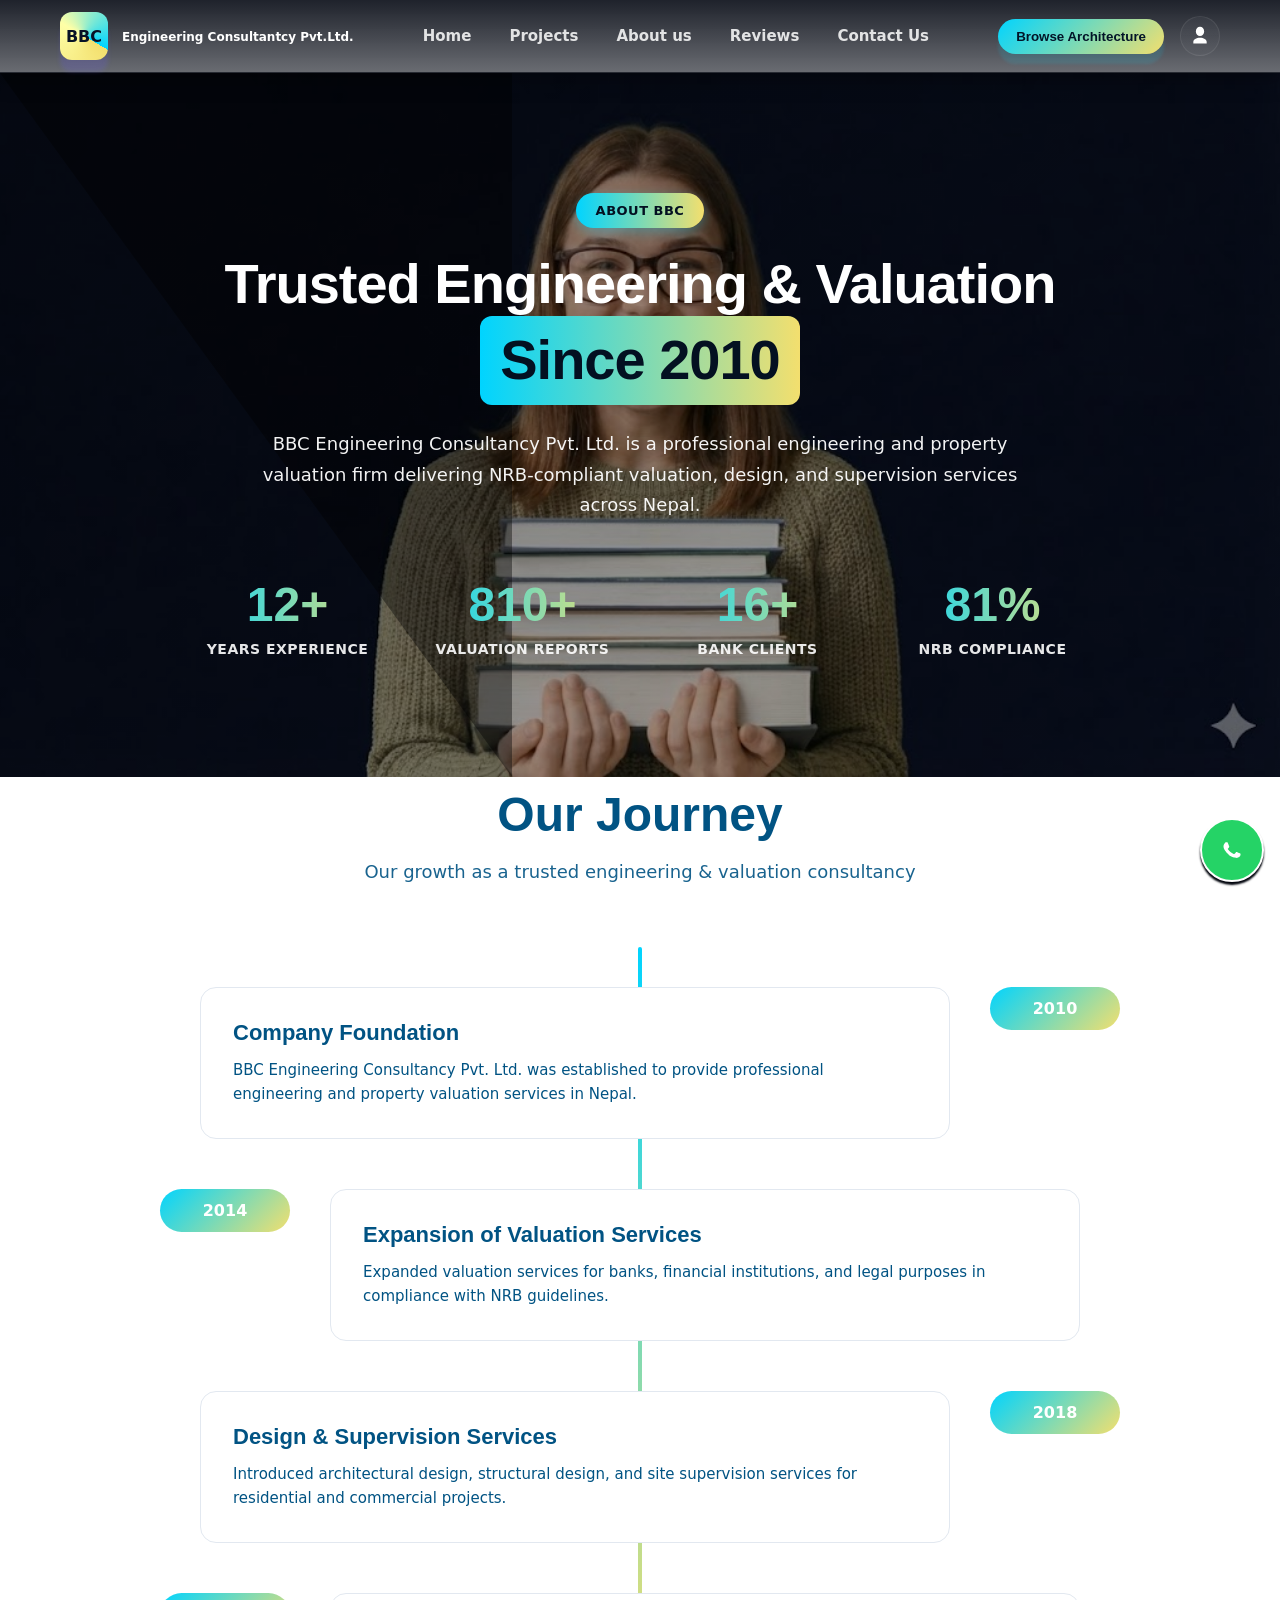
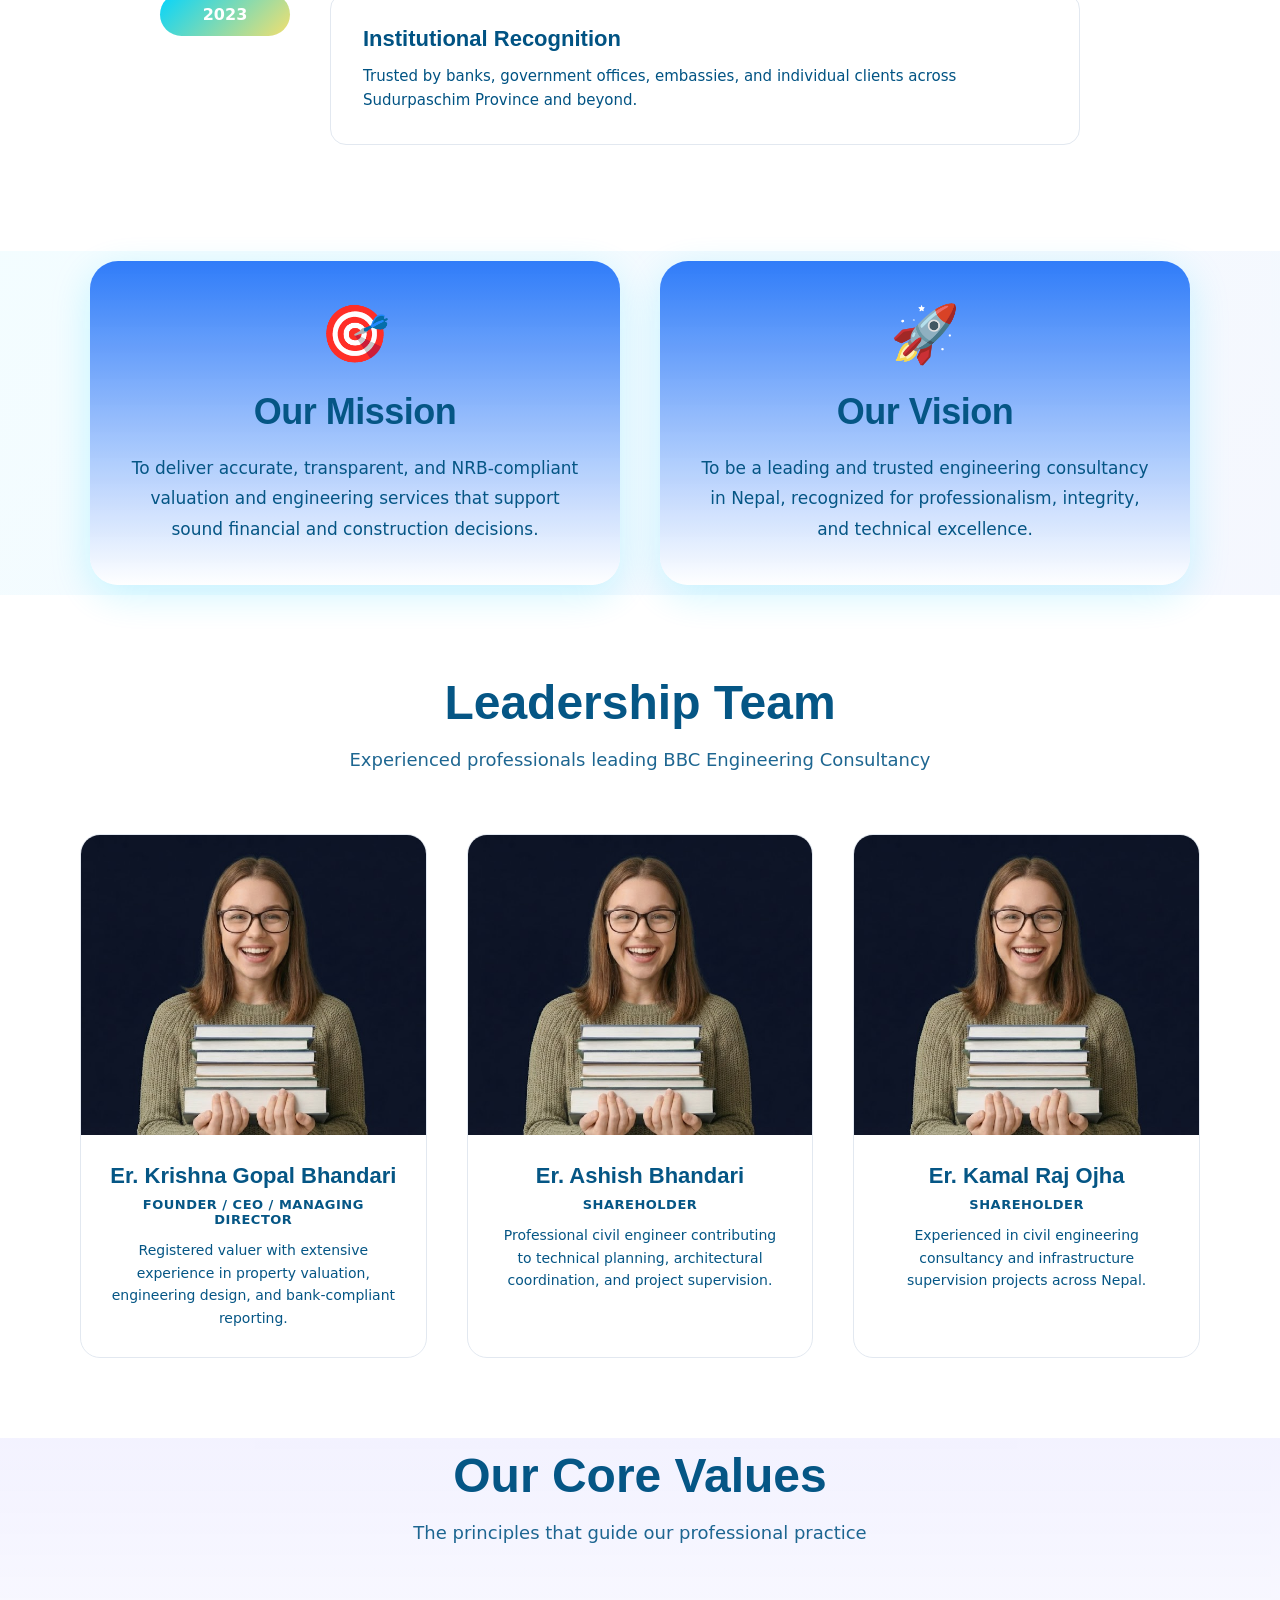
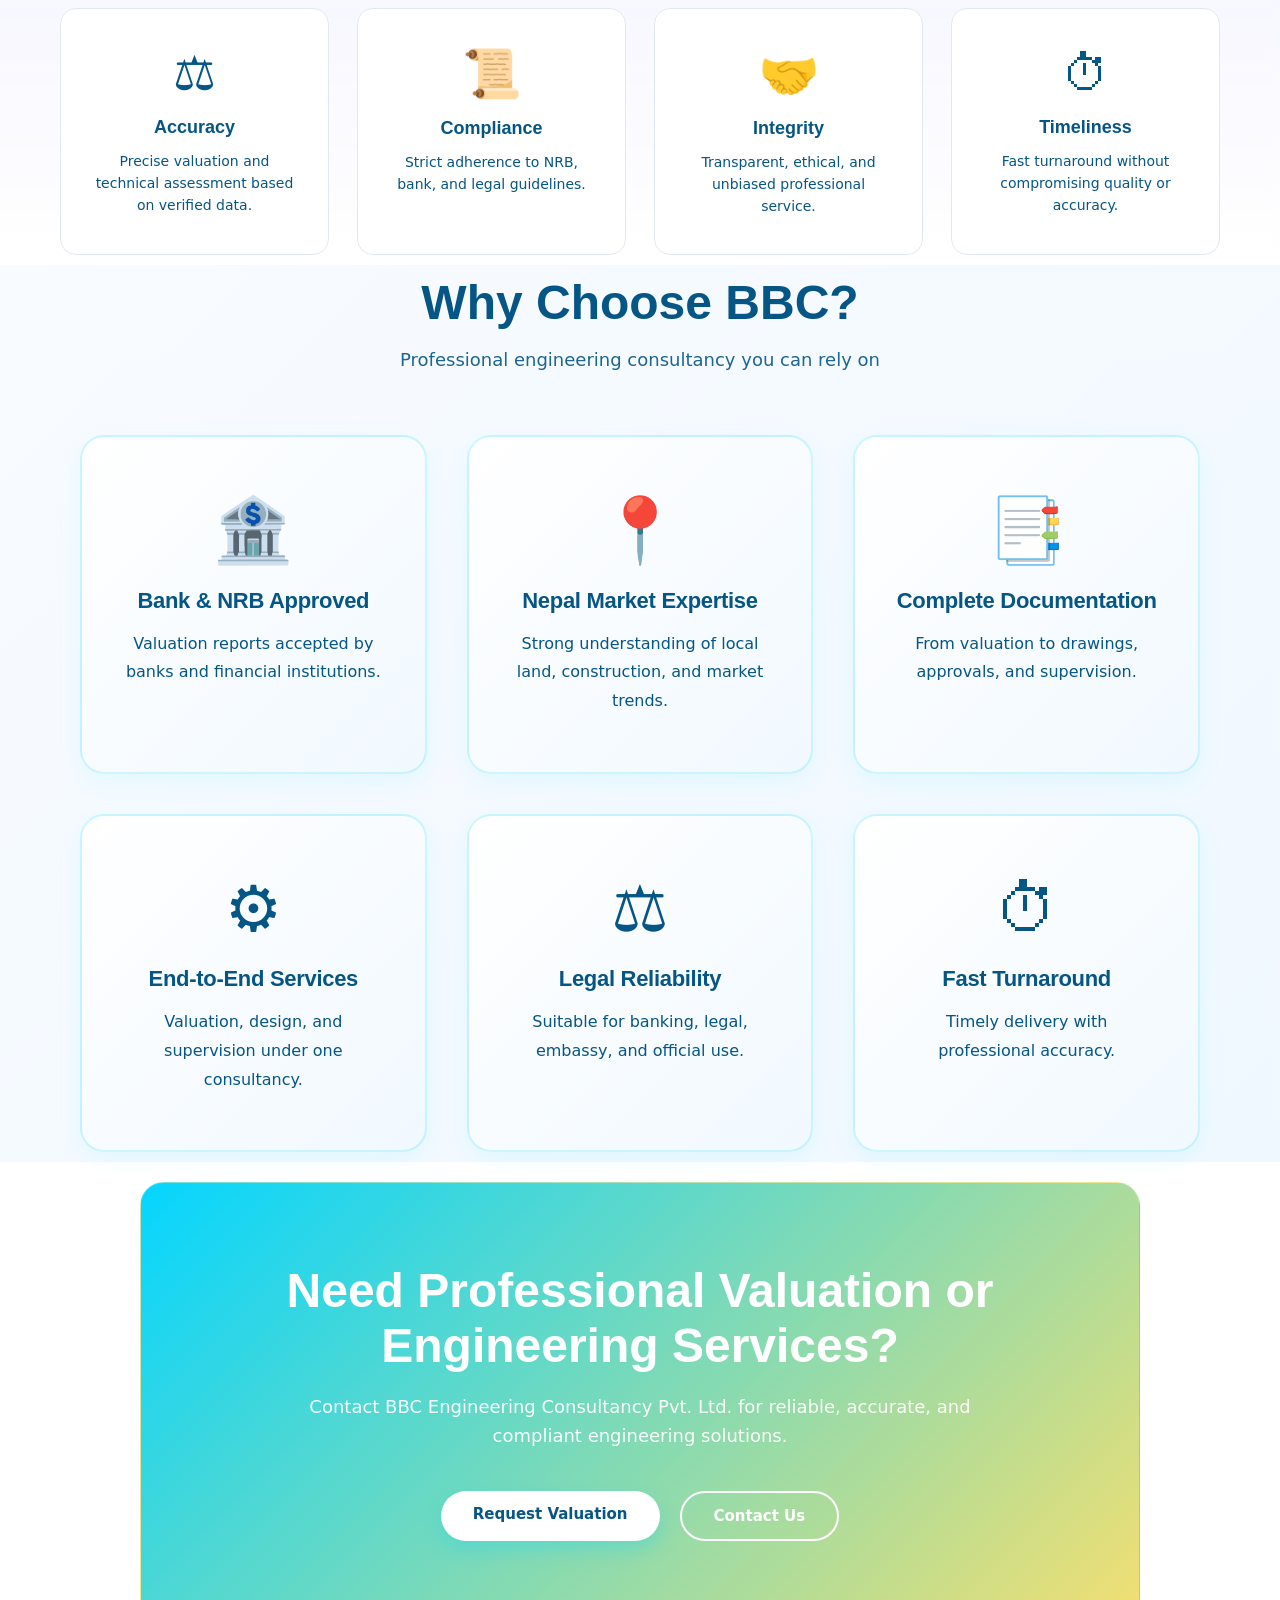
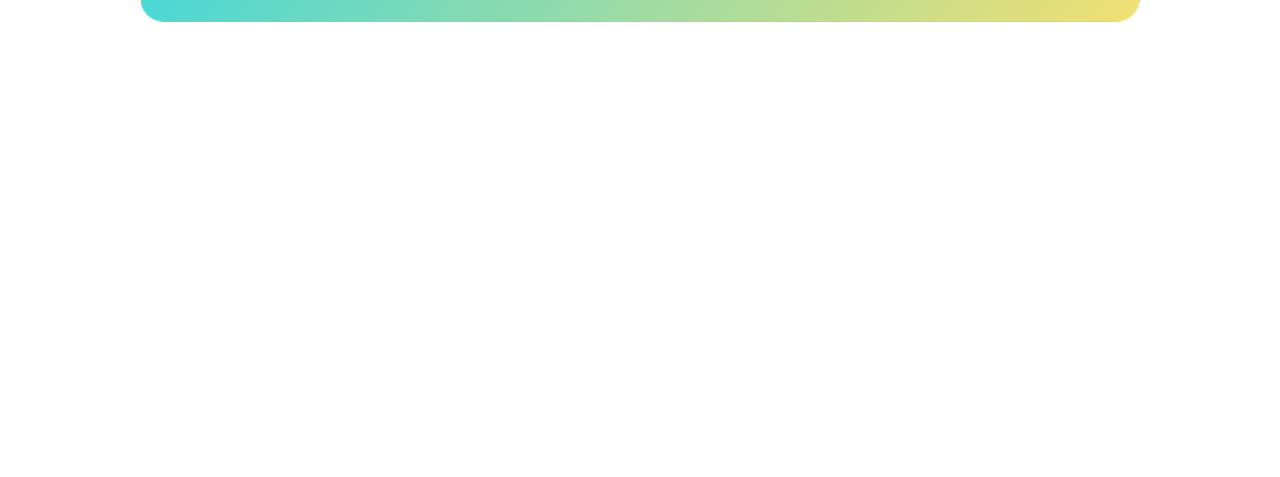
<file: bbceconsultancy/about_us.html>
<!DOCTYPE html>
<html lang="en">
<head>
    <meta charset="UTF-8">
    <meta name="viewport" content="width=device-width, initial-scale=1.0">
    <title>About Us - BBC Engineering Consultantancy</title>
    <link rel="stylesheet" href="style.css">
<script src="script.js" defer></script>
    <style>
        /* =========================
   ABOUT US PAGE STYLES (MODERNIZED)
   ========================= */

/* Hero Section */
.about-hero {
    min-height: 700px;
    background: linear-gradient(135deg, rgba(0, 0, 0, 0.5), rgba(0, 0, 0, 0.3)), url('unnamed.jpg');
    background-size: cover;
    background-position: center;
    background-attachment: fixed;
    position: relative;
    overflow: hidden;
    display: flex;
    align-items: center;
    justify-content: center;
    text-align: center;
    padding: 120px 0;
}

.about-hero::before {
    content: '';
    position: absolute;
    top: 0;
    left: 0;
    right: 0;
    bottom: 0;
    background: rgba(0, 0, 0, 0.4);
    z-index: 1;
}

.about-hero::after {
    display: none;
}

.about-hero-content {
    max-width: 900px;
    text-align: center;
    margin: 0 auto;
    position: relative;
    z-index: 1;
}

.banner-image {
    width: 420px;
    height: 420px;
    border-radius: 18px;
    background: linear-gradient(180deg, #071226 15%, rgba(255, 255, 255, 1));
    box-shadow: 0 10px 2px rgba(0,0,0,0.6);
    border: 2px solid rgba(255, 255, 255, 1);
    overflow: hidden;
    position: relative;
    margin: 40px auto 0;
}

.banner-image img {
    width: 100%;
    height: 100%;
    object-fit: cover;
    filter: contrast(1.03);
}

.floating-icons {
    position: absolute;
    left: -40px;
    top: -30px;
    pointer-events: none;
}

.floating-icons img {
    width: 48px;
    height: 48px;
    margin: 8px;
    opacity: 0.95;
}

.about-hero .badge {
    background: linear-gradient(90deg, #00D4FF, #f3df6eff);
    padding: 10px 20px;
    border-radius: 999px;
    color: #031021;
    font-weight: 800;
    font-size: 13px;
    display: inline-block;
    margin-bottom: 24px;
    text-transform: uppercase;
    letter-spacing: 0.5px;
    box-shadow: 0 4px 12px rgba(0, 212, 255, 0.3);
}

.about-hero h1 {
    font-family: 'Poppins', sans-serif;
    font-size: 56px;
    color: #ffffff;
    margin: 0 0 24px;
    line-height: 1.15;
    font-weight: 800;
    letter-spacing: -1px;
}

.about-hero .highlight {
    background: linear-gradient(90deg, #00D4FF, #f3df6eff);
    padding: 8px 20px;
    border-radius: 12px;
    color: #031021;
    display: inline-block;
    font-weight: 800;
}

.about-hero .lead {
    font-size: 18px;
    color: rgba(255, 255, 255, 0.95);
    max-width: 800px;
    margin: 0 auto 60px;
    line-height: 1.7;
    font-weight: 500;
}

/* Stats Grid */
.stats-grid {
    display: grid;
    grid-template-columns: repeat(4, 1fr);
    gap: 40px;
    margin-top: 40px;
}

.stat-card {
    background: transparent;
    border-radius: 0;
    padding: 0;
    border: none;
    box-shadow: none;
    text-align: center;
    transition: all 0.3s ease;
}

.stat-card:hover {
    transform: none;
    box-shadow: none;
}

.stat-number {
    font-family: 'Poppins', sans-serif;
    font-size: 48px;
    font-weight: 800;
    color: #00D4FF;
    margin-bottom: 12px;
    line-height: 1;
}

.stat-label {
    color: rgba(255, 255, 255, 0.9);
    font-size: 14px;
    font-weight: 700;
    text-transform: uppercase;
    letter-spacing: 0.5px;
}

/* Section Header */
.section-header {
    text-align: center;
    margin-bottom: 60px;
}

.section-header h2 {
    font-family: 'Poppins', sans-serif;
    font-size: 48px;
    color: var(--text-primary);
    margin: 0 0 16px;
    font-weight: 800;
}

.section-header p {
    color: var(--text-secondary);
    font-size: 18px;
    max-width: 600px;
    margin: 0 auto;
    line-height: 1.6;
}

/* Story Timeline */
.story-section {
    background: var(--bg-light);
}

.timeline {
    max-width: 1000px;
    margin: 0 auto;
    position: relative;
    padding: 40px 20px;
}

.timeline::before {
    content: '';
    position: absolute;
    left: 50%;
    top: 0;
    height: 85%;
    width: 4px;
    background: var(--cta);
    transform: translateX(-50%);
    border-radius: 4px;
}

.timeline-item {
    display: flex;
    align-items: flex-start;
    margin-bottom: 50px;
    position: relative;
}

.timeline-item:nth-child(odd) {
    flex-direction: row-reverse;
}

.timeline-year {
    background: var(--cta);
    color: var(--white);
    font-weight: 800;
    padding: 12px 24px;
    border-radius: 999px;
    font-size: 16px;
    position: relative;
    z-index: 1;
    width: 130px;
    text-align: center;
    flex-shrink: 0;
    box-shadow: var(--shadow-md);
}

.timeline-content {
    background: var(--white);
    padding: 32px;
    border-radius: 16px;
    box-shadow: var(--shadow-md);
    border: 1px solid #E2E8F0;
    margin: 0 40px;
    flex: 1;
    transition: all 0.3s ease;
}

.timeline-content:hover {
    box-shadow: var(--shadow-lg);
    border-color: var(--primary);
    transform: translateY(-4px);
}

.timeline-content h3 {
    color: var(--text-primary);
    margin: 0 0 12px;
    font-family: 'Poppins', sans-serif;
    font-size: 22px;
    font-weight: 800;
}

.timeline-content p {
    color: var(--text-secondary);
    line-height: 1.6;
    margin: 0;
    font-size: 15px;
}

/* Mission & Vision */
.mission-vision {
    background: linear-gradient(135deg, rgba(0, 212, 255, 0.05) 0%, rgba(37, 99, 235, 0.05) 100%);
}

.mv-grid {
    display: grid;
    grid-template-columns: 1fr 1fr;
    gap: 40px;
    max-width: 1100px;
    margin: 0 auto;
}

.mv-card {
    border-radius: 28px;
    text-align: center;
    border: none;
    box-shadow: 0 10px 40px rgba(0, 212, 255, 0.2);
    transition: all 0.4s ease;
    color: #015383;
    position: relative;
    overflow: hidden;
}

.mv-card:hover {
    transform: translateY(-16px);
    box-shadow: 0 20px 60px rgba(0, 212, 255, 0.3);
}

.mv-icon {
    font-size: 56px;
    margin-bottom: 24px;
    display: inline-block;
}

.mv-card h3 {
    color: #015383;
    font-family: 'Poppins', sans-serif;
    font-size: 36px;
    margin: 0 0 20px;
    font-weight: 800;
    letter-spacing: -0.5px;
}

.mv-card p {
    color: #015383;
    line-height: 1.8;
    font-size: 17px;
    margin: 0;
    font-weight: 500;
}

/* Team Section */
.team-section {
    background: var(--bg-light);
}

.team-grid {
    display: grid;
    grid-template-columns: repeat(3, 1fr);
    gap: 40px;
    max-width: 1300px;
    margin: 0 auto;
    padding: 0 20px;
}

.team-card {
    background: var(--white);
    border-radius: 20px;
    overflow: hidden;
    box-shadow: var(--shadow-md);
    transition: all 0.3s ease;
    border: 1px solid #E2E8F0;
}

.team-card:hover {
    transform: translateY(-12px);
    box-shadow: var(--shadow-xl);
}

.team-avatar {
    position: relative;
    height: 300px;
    overflow: hidden;
    background: linear-gradient(135deg, var(--primary), var(--secondary));
}

.team-avatar img {
    width: 100%;
    height: 100%;
    object-fit: cover;
    transition: transform 0.5s ease;
}

.team-card:hover .team-avatar img {
    transform: scale(1.08);
}

.team-social {
    position: absolute;
    bottom: 16px;
    left: 0;
    right: 0;
    display: flex;
    justify-content: center;
    gap: 12px;
    opacity: 0;
    transform: translateY(15px);
    transition: all 0.3s ease;
}

.team-card:hover .team-social {
    opacity: 1;
    transform: translateY(0);
}

.social-link {
    width: 40px;
    height: 40px;
    background: var(--white);
    border-radius: 50%;
    display: flex;
    align-items: center;
    justify-content: center;
    color: var(--primary);
    text-decoration: none;
    font-weight: 800;
    font-size: 14px;
    transition: all 0.3s ease;
    box-shadow: var(--shadow-md);
}

.social-link:hover {
    transform: scale(1.15);
    background: var(--cta);
    color: var(--white);
}

.team-info {
    padding: 28px;
    text-align: center;
}

.team-info h4 {
    color: var(--text-primary);
    font-family: 'Poppins', sans-serif;
    font-size: 22px;
    margin: 0 0 8px;
    font-weight: 800;
}

.team-role {
    color: var(--primary);
    font-weight: 800;
    font-size: 13px;
    margin: 0 0 12px;
    text-transform: uppercase;
    letter-spacing: 0.5px;
}

.team-bio {
    color: var(--text-secondary);
    font-size: 14px;
    line-height: 1.6;
    margin: 0;
}


.values-grid {
    display: grid;
    grid-template-columns: repeat(4, 1fr);
    gap: 28px;
    max-width: 1200px;
    margin: 0 auto;
}

.value-card {
    background: var(--white);
    border-radius: 16px;
    padding: 36px 28px;
    text-align: center;
    border: 1px solid #E2E8F0;
    box-shadow: var(--shadow-md);
    transition: all 0.3s ease;
}

.value-card:hover {
    transform: translateY(-8px);
    box-shadow: var(--shadow-lg);
    border-color: var(--primary);
}

.value-icon {
    font-size: 48px;
    margin-bottom: 16px;
    display: inline-block;
}

.value-card h4 {
    color: var(--text-primary);
    font-family: 'Poppins', sans-serif;
    font-size: 18px;
    margin: 0 0 12px;
    font-weight: 800;
}

.value-card p {
    color: var(--text-secondary);
    font-size: 14px;
    line-height: 1.6;
    margin: 0;
}

/* Why Choose Us Section */
.why-choose-us {
    padding: 10px 0;
    background: linear-gradient(135deg, #F8FBFF 0%, #F0F8FF 100%);
}

.benefits-grid {
    display: grid;
    grid-template-columns: repeat(3, 1fr);
    gap: 40px;
    max-width: 1350px;
    margin: 0 auto;
    padding: 0 20px;
}

.benefit-card {
    background: linear-gradient(135deg, rgba(255, 255, 255, 0.95) 0%, rgba(240, 248, 255, 0.95) 100%);
    border-radius: 24px;
    padding: 56px 40px;
    text-align: center;
    border: 2px solid rgba(0, 212, 255, 0.2);
    transition: all 0.4s cubic-bezier(0.34, 1.56, 0.64, 1);
    box-shadow: 0 8px 24px rgba(0, 212, 255, 0.08);
}

.benefit-card:hover {
    transform: translateY(-16px) scale(1.02);
    border-color: var(--cta);
    box-shadow: 0 24px 48px rgba(0, 212, 255, 0.2);
    background: linear-gradient(135deg, rgba(255, 255, 255, 1) 0%, rgba(200, 240, 255, 0.5) 100%);
}

.benefit-icon {
    font-size: 64px;
    margin-bottom: 20px;
    display: block;
}

.benefit-card h4 {
    color: var(--primary);
    font-family: 'Poppins', sans-serif;
    font-size: 22px;
    margin: 0 0 16px;
    font-weight: 800;
    letter-spacing: -0.3px;
}

.benefit-card p {
    color: var(--text-secondary);
    font-size: 16px;
    line-height: 1.8;
    margin: 0;
    font-weight: 500;
}

/* CTA Section */
.about-cta {
    padding: 20px 0;
    background: linear-gradient(135deg, var(--bg-light) 0%, #F0F4F8 100%);
}

.cta-card {
    background: var(--cta);
    border-radius: 24px;
    padding: 80px 60px;
    text-align: center;
    border: 1px solid rgba(255, 255, 255, 0.2);
    box-shadow: var(--shadow-xl);
    max-width: 1000px;
    margin: 0 auto;
}

.cta-card h2 {
    font-family: 'Poppins', sans-serif;
    font-size: 48px;
    color: var(--white);
    margin: 0 0 20px;
    font-weight: 800;
}

.cta-card p {
    color: rgba(255, 255, 255, 0.95);
    font-size: 18px;
    margin: 0 0 40px;
    max-width: 700px;
    margin: 0 auto 40px;
    line-height: 1.6;
}

.cta-buttons {
    display: flex;
    gap: 20px;
    justify-content: center;
    flex-wrap: wrap;
}

.cta-buttons a {
    padding: 14px 32px;
    border-radius: 30px;
    font-weight: 800;
    font-size: 15px;
    text-decoration: none;
    transition: all 0.3s ease;
}

.cta-buttons .btn-primary {
    background: var(--white);
    color: var(--primary);
}

.cta-buttons .btn-primary:hover {
    transform: translateY(-3px);
    box-shadow: var(--shadow-lg);
}

.cta-buttons .btn-outline {
    background: transparent;
    border: 2px solid var(--white);
    color: var(--white);
}

.cta-buttons .btn-outline:hover {
    background: rgba(255, 255, 255, 0.1);
    transform: translateY(-3px);
}

/* =========================
   RESPONSIVE STYLES
   ========================= */

/* Tablet */
@media (max-width: 1024px) {
    .about-hero {
        padding: 80px 0 60px;
        min-height: auto;
    }
    
    .about-hero h1 {
        font-size: 48px;
    }
    
    .stats-grid,
    .mv-grid,
    .team-grid,
    .values-grid,
    .benefits-grid {
        grid-template-columns: 1fr 1fr;
        gap: 24px;
    }
    
    .mv-card {
        padding: 50px 36px;
    }
    
    .mv-card h3 {
        font-size: 28px;
    }
    
    .mv-card p {
        font-size: 15px;
    }
    
    .benefit-card {
        padding: 44px 32px;
    }
    
    .benefit-card h4 {
        font-size: 20px;
    }
    
    .benefit-card p {
        font-size: 15px;
    }
    
    .timeline::before {
        left: 45px;
    }
    
    .timeline-item,
    .timeline-item:nth-child(odd) {
        flex-direction: row;
    }
    
    .timeline-year {
        width: 110px;
        margin-right: 20px;
    }
    
    .timeline-content {
        margin: 0 0 0 20px;
    }
    
    .section-header h2 {
        font-size: 40px;
    }
}

/* Mobile */
@media (max-width: 820px) {
    .about-hero {
        min-height: auto;
        padding: 60px 20px;
    }
    
    .about-hero h1 {
        font-size: 36px;
    }
    
    .about-hero .lead {
        font-size: 16px;
        margin-bottom: 40px;
    }
    
    .stats-grid {
        grid-template-columns: repeat(2, 1fr);
        gap: 20px;
        margin-top: 30px;
    }
    
    .stat-number {
        font-size: 36px;
    }
    
    .stat-label {
        font-size: 12px;
    }
    
    .section-header h2 {
        font-size: 32px;
    }
    
    .cta-card h2 {
        font-size: 32px;
    }
    
    .cta-buttons {
        flex-direction: column;
        align-items: center;
    }
    
    .cta-buttons a {
        width: 100%;
        max-width: 300px;
    }
    
    .timeline::before {
        left: 35px;
    }
    
    .timeline-year {
        width: 90px;
        font-size: 14px;
        padding: 8px 12px;
    }
    
    .timeline-content {
        padding: 20px;
        margin: 0 0 0 20px;
    }
    
    .mv-grid,
    .team-grid,
    .values-grid,
    .benefits-grid {
        grid-template-columns: 1fr;
        gap: 16px;
    }
    
    .mv-card {
        padding: 40px 28px;
    }
    
    .mv-card h3 {
        font-size: 26px;
        margin-bottom: 16px;
    }
    
    .mv-card p {
        font-size: 15px;
        line-height: 1.7;
    }
    
    .benefit-card {
        padding: 40px 28px;
    }
    
    .benefit-icon {
        font-size: 48px;
    }
    
    .benefit-card h4 {
        font-size: 18px;
    }
    
    .benefit-card p {
        font-size: 14px;
        line-height: 1.6;
    }
    
    .about-hero {
        min-height: auto;
        padding: 40px 16px;
    }
    
    .about-hero h1 {
        font-size: 28px;
        margin-bottom: 16px;
    }
    
    .about-hero .badge {
        font-size: 11px;
        padding: 8px 16px;
        margin-bottom: 16px;
    }
    
    .about-hero .lead {
        font-size: 14px;
        margin-bottom: 30px;
    }
    
    .stats-grid {
        grid-template-columns: repeat(2, 1fr);
        gap: 16px;
        margin-top: 24px;
    }
    
    .stat-number {
        font-size: 32px;
    }
    
    .stat-label {
        font-size: 11px;
    }
    
    .stat-card {
        padding: 16px 8px;
    }
    
    .section-header h2 {
        font-size: 26px;
    }
    
    .cta-card {
        padding: 32px 20px;
    }
    
    .cta-card h2 {
        font-size: 26px;
    }
    
    .team-avatar {
        height: 240px;
    }
    
    .mv-card h3 {
        font-size: 24px;
    }
    
    .mv-icon {
        font-size: 44px;
    }
    
   .values-grid {
    grid-template-columns: 1fr;
}

    
    .mv-card h3 {
        font-size: 24px;
    }
    
    .mv-icon {
        font-size: 44px;
    }
}

/* Extra small phones / Curved phones (max-width: 375px) */
@media (max-width: 375px) {
    .about-hero {
        min-height: auto;
        padding: 30px 12px;
    }
    
    .about-hero h1 {
        font-size: 24px;
        margin-bottom: 12px;
    }
    
    .about-hero .badge {
        font-size: 10px;
        padding: 6px 12px;
        margin-bottom: 12px;
    }
    
    .about-hero .lead {
        font-size: 13px;
        margin-bottom: 24px;
    }
    
    .stats-grid {
        grid-template-columns: repeat(2, 1fr);
        gap: 12px;
        margin-top: 20px;
    }
    
    .stat-number {
        font-size: 28px;
    }
    
    .stat-label {
        font-size: 10px;
    }
    
    .section-header h2 {
        font-size: 24px;
    }
    
    .section-header p {
        font-size: 14px;
    }
    
    .timeline {
        padding: 30px 12px;
    }
    
    .timeline-year {
        font-size: 12px;
        padding: 6px 10px;
        width: 80px;
    }
    
    .timeline-content {
        padding: 16px;
        margin: 0 0 0 12px;
    }
    
    .timeline-content h3 {
        font-size: 18px;
        margin-bottom: 8px;
    }
    
    .timeline-content p {
        font-size: 13px;
    }
    
    .mv-card {
        padding: 32px 20px;
    }
    
    .mv-card h3 {
        font-size: 22px;
        margin-bottom: 12px;
    }
    
    .mv-card p {
        font-size: 14px;
        line-height: 1.6;
    }
    
    .mv-icon {
        font-size: 40px;
        margin-bottom: 16px;
    }
    
    .team-grid {
        grid-template-columns: 1fr;
        gap: 16px;
    }
    
    .team-avatar {
        height: 200px;
    }
    
    .team-info {
        padding: 20px;
    }
    
    .team-info h4 {
        font-size: 18px;
        margin-bottom: 6px;
    }
    
    .team-role {
        font-size: 11px;
        margin-bottom: 8px;
    }
    
    .team-bio {
        font-size: 13px;
    }
    
    .value-card {
        padding: 24px 16px;
    }
    
    .value-icon {
        font-size: 40px;
        margin-bottom: 12px;
    }
    
    .value-card h4 {
        font-size: 16px;
        margin-bottom: 8px;
    }
    
    .value-card p {
        font-size: 13px;
    }
    
    .benefit-card {
        padding: 32px 16px;
    }
    
    .benefit-icon {
        font-size: 44px;
    }
    
    .benefit-card h4 {
        font-size: 17px;
        margin-bottom: 10px;
    }
    
    .benefit-card p {
        font-size: 13px;
        line-height: 1.6;
    }
    
    .cta-card {
        padding: 32px 16px;
    }
    
    .cta-card h2 {
        font-size: 24px;
        margin-bottom: 12px;
    }
    
    .cta-card p {
        font-size: 13px;
        margin-bottom: 24px;
    }
}
    </style>
</head>
<body>
   <header class="site-nav" role="banner">
  <div class="container nav-inner">
    <!-- Left: Brand/Logo -->
    <div style="display:flex;align-items:center;gap:14px">
      <div class="logo-mark" aria-hidden="true">BBC</div>
      <div class="brand">
        <div style="font-size:12px;color:#ffffff;margin-top:2px;font-weight:700">Engineering Consultantcy Pvt.Ltd.</div>
      </div>
    </div>

    <!-- Desktop Navigation -->
 <nav class="primary" role="navigation" aria-label="primary">
     <a href="index.html">Home</a>
      <a href="project.html">Projects</a>
      <a href="about_us.html">About us</a>
      <a href="reviews.html">Reviews</a>
      <a href="contact_us.html">Contact Us</a>
    </nav>

    <!-- Right: CTA + Profile + Hamburger -->
    <div class="nav-right">
      <!-- Desktop CTA Button -->
      <button class="btn-cta desktop-cta" onclick="document.getElementById('courses').scrollIntoView({behavior:'smooth'})">Browse Architecture</button>
      
      <!-- Profile Button -->
      <button class="profile-btn" id="profileBtn" aria-label="Account">
        <svg width="20" height="20" viewBox="0 0 24 24" fill="none">
          <path d="M12 12c2.761 0 5-2.462 5-5.5S14.761 1 12 1 7 3.462 7 6.5 9.239 12 12 12Zm0 2c-4.418 0-8 2.239-8 5v2h16v-2c0-2.761-3.582-5-8-5Z"
                fill="currentColor"/>
        </svg>
      </button>
      
      <!-- Mobile Hamburger Menu -->
      <button class="mobile-menu-btn" id="mobileMenuBtn" aria-label="Open menu" aria-expanded="false">
        <svg width="24" height="24" viewBox="0 0 24 24" fill="none">
          <path d="M3 12h18M3 6h18M3 18h18" stroke="currentColor" stroke-width="2" stroke-linecap="round"/>
        </svg>
      </button>
    </div>
  </div>
   <div class="mobile-dropdown" id="mobileDropdown">
        <nav class="mobile-nav">
        <a href="index.html" class="mobile-nav-link">Home</a>
        <a href="project.html" class="mobile-nav-link">Projects</a>
        <a href="about_us.html" class="mobile-nav-link">about us</a>
        <a href="reviews.html" class="mobile-nav-link">Reviews</a>
        <a href="contact_us.html" class="mobile-nav-link">Contact Us</a>
        <button class="mobile-dropdown-cta" onclick="document.getElementById('courses').scrollIntoView({behavior:'smooth'})">Browse Architecture</button>
      </nav>
    </div>
</header>
    <!-- Add your existing header/navbar here -->
    
    <main>
        <!-- Hero Section -->
        <section class="about-hero">
  <div class="container">
    <div class="about-hero-content">
      <div class="badge">About BBC</div>
      <h1>Trusted Engineering & Valuation <span class="highlight">Since 2010</span></h1>
      <p class="lead">
        BBC Engineering Consultancy Pvt. Ltd. is a professional engineering and
        property valuation firm delivering NRB-compliant valuation, design,
        and supervision services across Nepal.
      </p>

      <div class="stats-grid">
        <div class="stat-card">
          <div class="stat-number">15+</div>
          <div class="stat-label">Years Experience</div>
        </div>
        <div class="stat-card">
          <div class="stat-number">1000+</div>
          <div class="stat-label">Valuation Reports</div>
        </div>
        <div class="stat-card">
          <div class="stat-number">20+</div>
          <div class="stat-label">Bank Clients</div>
        </div>
        <div class="stat-card">
          <div class="stat-number">100%</div>
          <div class="stat-label">NRB Compliance</div>
        </div>
      </div>
    </div>
  </div>
</section>



         <div class="auth-overlay" id="authOverlay">
  <div class="auth-card">

    <h3>Account Access</h3>
    <p>Login or create a new account to continue</p>

    <!-- Primary actions -->
    <button class="auth-main login">Login</button>
    <button class="auth-main signup">Sign Up</button>

    <div class="divider">
      <span>or continue with</span>
    </div>

    <!-- Social login -->


    <a href="#" class="forgot">Forgot password?</a>

  </div>
</div>


        <!-- Our Story -->
       <section class="story-section">
  <div class="container">
    <div class="section-header">
      <h2>Our Journey</h2>
      <p>Our growth as a trusted engineering & valuation consultancy</p>
    </div>

    <div class="timeline">
      <div class="timeline-item">
        <div class="timeline-year">2010</div>
        <div class="timeline-content">
          <h3>Company Foundation</h3>
          <p>
            BBC Engineering Consultancy Pvt. Ltd. was established to provide
            professional engineering and property valuation services in Nepal.
          </p>
        </div>
      </div>

      <div class="timeline-item">
        <div class="timeline-year">2014</div>
        <div class="timeline-content">
          <h3>Expansion of Valuation Services</h3>
          <p>
            Expanded valuation services for banks, financial institutions,
            and legal purposes in compliance with NRB guidelines.
          </p>
        </div>
      </div>

      <div class="timeline-item">
        <div class="timeline-year">2018</div>
        <div class="timeline-content">
          <h3>Design & Supervision Services</h3>
          <p>
            Introduced architectural design, structural design, and
            site supervision services for residential and commercial projects.
          </p>
        </div>
      </div>

      <div class="timeline-item">
        <div class="timeline-year">2023</div>
        <div class="timeline-content">
          <h3>Institutional Recognition</h3>
          <p>
            Trusted by banks, government offices, embassies,
            and individual clients across Sudurpaschim Province and beyond.
          </p>
        </div>
      </div>
    </div>
  </div>
</section>


        <!-- Mission & Vision -->
        <section class="mission-vision">
  <div class="container">
    <div class="mv-grid">
      <div class="mv-card mission">
        <div class="mv-icon">🎯</div>
        <h3>Our Mission</h3>
        <p>
          To deliver accurate, transparent, and NRB-compliant
          valuation and engineering services that support sound
          financial and construction decisions.
        </p>
      </div>

      <div class="mv-card vision">
        <div class="mv-icon">🚀</div>
        <h3>Our Vision</h3>
        <p>
          To be a leading and trusted engineering consultancy in Nepal,
          recognized for professionalism, integrity, and technical excellence.
        </p>
      </div>
    </div>
  </div>
</section>


        <!-- Leadership Team -->
       <section class="team-section">
  <div class="container">
    <div class="section-header">
      <h2>Leadership Team</h2>
      <p>Experienced professionals leading BBC Engineering Consultancy</p>
    </div>

    <div class="team-grid">

      <!-- Leader 1 -->
      <div class="team-card">
        <div class="team-avatar">
          <img src="unnamed.jpg" alt="Founder & CEO">
          <div class="team-social">
            <a href="#" class="social-link">in</a>
            <a href="#" class="social-link">fb</a>
            <a href="#" class="social-link">tw</a>
          </div>
        </div>
        <div class="team-info">
          <h4>Er. Krishna Gopal Bhandari</h4>
          <p class="team-role">Founder / CEO / Managing Director</p>
          <p class="team-bio">
            Registered valuer with extensive experience in property valuation,
            engineering design, and bank-compliant reporting.
          </p>
        </div>
      </div>

      <!-- Leader 2 -->
      <div class="team-card">
        <div class="team-avatar">
          <img src="unnamed.jpg" alt="Shareholder">
          <div class="team-social">
            <a href="#" class="social-link">in</a>
            <a href="#" class="social-link">fb</a>
            <a href="#" class="social-link">tw</a>
          </div>
        </div>
        <div class="team-info">
          <h4>Er. Ashish Bhandari</h4>
          <p class="team-role">Shareholder</p>
          <p class="team-bio">
            Professional civil engineer contributing to technical planning,
            architectural coordination, and project supervision.
          </p>
        </div>
      </div>

      <!-- Leader 3 -->
      <div class="team-card">
        <div class="team-avatar">
          <img src="unnamed.jpg" alt="Shareholder">
          <div class="team-social">
            <a href="#" class="social-link">in</a>
            <a href="#" class="social-link">fb</a>
            <a href="#" class="social-link">tw</a>
          </div>
        </div>
        <div class="team-info">
          <h4>Er. Kamal Raj Ojha</h4>
          <p class="team-role">Shareholder</p>
          <p class="team-bio">
            Experienced in civil engineering consultancy and infrastructure
            supervision projects across Nepal.
          </p>
        </div>
      </div>

    </div>
  </div>
</section>



        <!-- Core Values -->
        <section class="values-section">
  <div class="container">
    <div class="section-header">
      <h2>Our Core Values</h2>
      <p>The principles that guide our professional practice</p>
    </div>

    <div class="values-grid">
      <div class="value-card">
        <div class="value-icon">⚖️</div>
        <h4>Accuracy</h4>
        <p>Precise valuation and technical assessment based on verified data.</p>
      </div>

      <div class="value-card">
        <div class="value-icon">📜</div>
        <h4>Compliance</h4>
        <p>Strict adherence to NRB, bank, and legal guidelines.</p>
      </div>

      <div class="value-card">
        <div class="value-icon">🤝</div>
        <h4>Integrity</h4>
        <p>Transparent, ethical, and unbiased professional service.</p>
      </div>

      <div class="value-card">
        <div class="value-icon">⏱</div>
        <h4>Timeliness</h4>
        <p>Fast turnaround without compromising quality or accuracy.</p>
      </div>
    </div>
  </div>
</section>


        <!-- Why Choose Us Section -->
        <section class="why-choose-us">
  <div class="container">
    <div class="section-header">
      <h2>Why Choose BBC?</h2>
      <p>Professional engineering consultancy you can rely on</p>
    </div>

    <div class="benefits-grid">
      <div class="benefit-card">
        <div class="benefit-icon">🏦</div>
        <h4>Bank & NRB Approved</h4>
        <p>Valuation reports accepted by banks and financial institutions.</p>
      </div>

      <div class="benefit-card">
        <div class="benefit-icon">📍</div>
        <h4>Nepal Market Expertise</h4>
        <p>Strong understanding of local land, construction, and market trends.</p>
      </div>

      <div class="benefit-card">
        <div class="benefit-icon">📑</div>
        <h4>Complete Documentation</h4>
        <p>From valuation to drawings, approvals, and supervision.</p>
      </div>

      <div class="benefit-card">
        <div class="benefit-icon">⚙️</div>
        <h4>End-to-End Services</h4>
        <p>Valuation, design, and supervision under one consultancy.</p>
      </div>

      <div class="benefit-card">
        <div class="benefit-icon">⚖️</div>
        <h4>Legal Reliability</h4>
        <p>Suitable for banking, legal, embassy, and official use.</p>
      </div>

      <div class="benefit-card">
        <div class="benefit-icon">⏱</div>
        <h4>Fast Turnaround</h4>
        <p>Timely delivery with professional accuracy.</p>
      </div>
    </div>
  </div>
</section>


        <!-- CTA Section -->
        <section class="about-cta">
  <div class="container">
    <div class="cta-card">
      <h2>Need Professional Valuation or Engineering Services?</h2>
      <p>
        Contact BBC Engineering Consultancy Pvt. Ltd. for reliable,
        accurate, and compliant engineering solutions.
      </p>
      <div class="cta-buttons">
        <a href="contact_us.html" class="btn-primary">Request Valuation</a>
        <a href="contact_us.html" class="btn-outline">Contact Us</a>
      </div>
    </div>
  </div>
</section>

    </main>

    <a href="https://wa.me/9779858422178" target="_blank" style="position:fixed;right:16px;bottom:18px;background:#25D366;width:64px;height:64px;border-radius:999px;display:grid;place-items:center;box-shadow:0 3px 2px rgba(1, 4, 12, 1);border: 2px solid rgba(255, 255, 255, 1);z-index:80">
    <svg width="34" height="34" viewBox="0 0 24 24"><path fill="#fff" d="M17.472 14.382c-.297-.149-1.758-.867-2.03-.967-.272-.099-.47-.149-.67.15-.198.297-.767.967-.94 1.165-.173.198-.347.223-.644.074-1.758-.867-2.905-1.54-4.07-3.313-.308-.53.308-.495.89-1.64.099-.198.05-.372-.025-.522-.075-.149-.67-1.611-.92-2.207-.242-.579-.487-.5-.67-.51-.173-.009-.372-.01-.57-.01-.198 0-.52.074-.793.372s-1.04 1.017-1.04 2.479 1.065 2.876 1.213 3.074c.148.198 2.095 3.2 5.076 4.487 3 .8 3.003.534 3.545.5.543-.034 1.758-.72 2.006-1.413.248-.693.248-1.287.173-1.413-.074-.125-.272-.198-.57-.347z"/></svg>
  </a>
  <footer>
    <div class="container">
        <div class="footer-content">
            <!-- Left Column: Brand Info -->
            <div class="footer-brand">
                <div class="footer-logo">
                    <div class="logo-mark">BBC</div>
                    <h3>Engineering Consultantancy Pvt.Ltd</h3>
                </div>
                <p class="footer-tagline">Empowering <p class="footer-tagline">Professional Engineering & Property Valuation Consultancy</p>
 with cutting-edge education</p>
                <div class="footer-copyright">&copy; <strong>BBC</strong> — 2025 • All rights reserved</div>
            </div>
            
            <!-- Right Column: Contact Info -->
            <div class="footer-contact">
                <h4>Contact Information</h4>
                
                <div class="contact-item">
                    <div class="contact-icon">📍</div>
                    <div class="contact-details">
                        <p>Ward 5, Dhangadhi sub-metropolitan city</p>
                        <p>Kailali, Sudurpaschim pradesh, Nepal</p>
                        <p class="address-note">Near North Gate of Dhangadhi stadium</p>
                    </div>
                </div>
                
                <div class="contact-item">
                    <div class="contact-icon">✉️</div>
                    <div class="contact-details">
                        <a href="mailto:bhandari.krishna01@gmail.com">bhandari.krishna01@gmail.com</a>
                    </div>
                </div> 
                <div class="contact-item">
                    <div class="contact-icon">📞</div>
                    <div class="contact-details">
                        <a href="tel:+9779858422178">+977 9858422178</a>
                    </div>
                </div>
            </div>
            
            <!-- Social Media Column -->
            <div class="footer-social">
                <h4>Follow Us</h4>
                <div class="social-icons">
                    <a href="#" class="social-icon facebook">f</a>
                    <a href="#" class="social-icon twitter">t</a>
                    <a href="#" class="social-icon instagram">ig</a>
                    <a href="#" class="social-icon linkedin">in</a>
                </div>
            </div>
        </div>
    </div>
</footer>
    <!-- Add your existing footer here -->

    <script>
        // JavaScript for interactive elements
        document.addEventListener('DOMContentLoaded', function() {
            // Team card hover effect
            const teamCards = document.querySelectorAll('.team-card');
            teamCards.forEach(card => {
                card.addEventListener('mouseenter', function() {
                    this.querySelector('.team-social').style.opacity = '1';
                    this.querySelector('.team-social').style.transform = 'translateY(0)';
                });
                
                card.addEventListener('mouseleave', function() {
                    this.querySelector('.team-social').style.opacity = '0';
                    this.querySelector('.team-social').style.transform = 'translateY(10px)';
                });
            });

            // Counter animation for stats
            function animateCounter(element, target) {
                let current = 0;
                const increment = target / 100;
                const timer = setInterval(() => {
                    current += increment;
                    if (current >= target) {
                        element.textContent = target + (element.textContent.includes('+') ? '+' : 
                                                      element.textContent.includes('%') ? '%' : '');
                        clearInterval(timer);
                    } else {
                        element.textContent = Math.floor(current) + (element.textContent.includes('+') ? '+' : 
                                                      element.textContent.includes('%') ? '%' : '');
                    }
                }, 20);
            }

            // Start counter animation when in viewport
            const observer = new IntersectionObserver((entries) => {
                entries.forEach(entry => {
                    if (entry.isIntersecting) {
                        const statNumbers = entry.target.querySelectorAll('.stat-number');
                        statNumbers.forEach(stat => {
                            let target = parseInt(stat.textContent);
                            if (!isNaN(target)) {
                                animateCounter(stat, target);
                            }
                        });
                        observer.unobserve(entry.target);
                    }
                });
            }, { threshold: 0.5 });

            const statsGrid = document.querySelector('.stats-grid');
            if (statsGrid) {
                observer.observe(statsGrid);
            }
        });
    </script>
    <script>
// Debug: Check if elements exist
console.log("Page loaded");

const profileBtn = document.getElementById('profileBtn');
const authOverlay = document.getElementById('authOverlay');
const mobileMenuBtn = document.getElementById('mobileMenuBtn');
const mobileDropdown = document.getElementById('mobileDropdown');

console.log("Profile button exists:", !!profileBtn);
console.log("Auth overlay exists:", !!authOverlay);
console.log("Mobile menu button exists:", !!mobileMenuBtn);
console.log("Mobile dropdown exists:", !!mobileDropdown);

// Profile button functionality
if (profileBtn && authOverlay) {
    console.log("Setting up profile button click handler");
    
    profileBtn.addEventListener('click', function(e) {
        console.log("Profile button clicked!");
        e.stopPropagation();
        authOverlay.classList.add('active');
        document.body.style.overflow = 'hidden';
    });
    
    // Close modal when clicking outside
    authOverlay.addEventListener('click', function(e) {
        if (e.target === authOverlay) {
            console.log("Closing modal - clicked outside");
            authOverlay.classList.remove('active');
            document.body.style.overflow = 'auto';
        }
    });
    
    // Close modal with Escape key
    document.addEventListener('keydown', function(e) {
        if (e.key === 'Escape' && authOverlay.classList.contains('active')) {
            console.log("Closing modal - Escape key");
            authOverlay.classList.remove('active');
            document.body.style.overflow = 'auto';
        }
    });
    
    console.log("Profile button setup complete");
} else {
    console.error("Profile button or auth overlay not found!");
    console.error("profileBtn:", profileBtn);
    console.error("authOverlay:", authOverlay);
}

// Mobile dropdown functionality
if (mobileMenuBtn && mobileDropdown) {
    console.log("Setting up mobile menu");
    
    mobileMenuBtn.addEventListener('click', function(e) {
        console.log("Mobile menu button clicked");
        e.stopPropagation();
        const isExpanded = mobileMenuBtn.getAttribute('aria-expanded') === 'true';
        mobileMenuBtn.setAttribute('aria-expanded', !isExpanded);
        mobileDropdown.classList.toggle('active');
    });
    
    // Close dropdown when clicking outside
    document.addEventListener('click', function(e) {
        if (!mobileDropdown.contains(e.target) && !mobileMenuBtn.contains(e.target)) {
            mobileDropdown.classList.remove('active');
            mobileMenuBtn.setAttribute('aria-expanded', 'false');
        }
    });
}

</script>

</body>
</html>
</file>
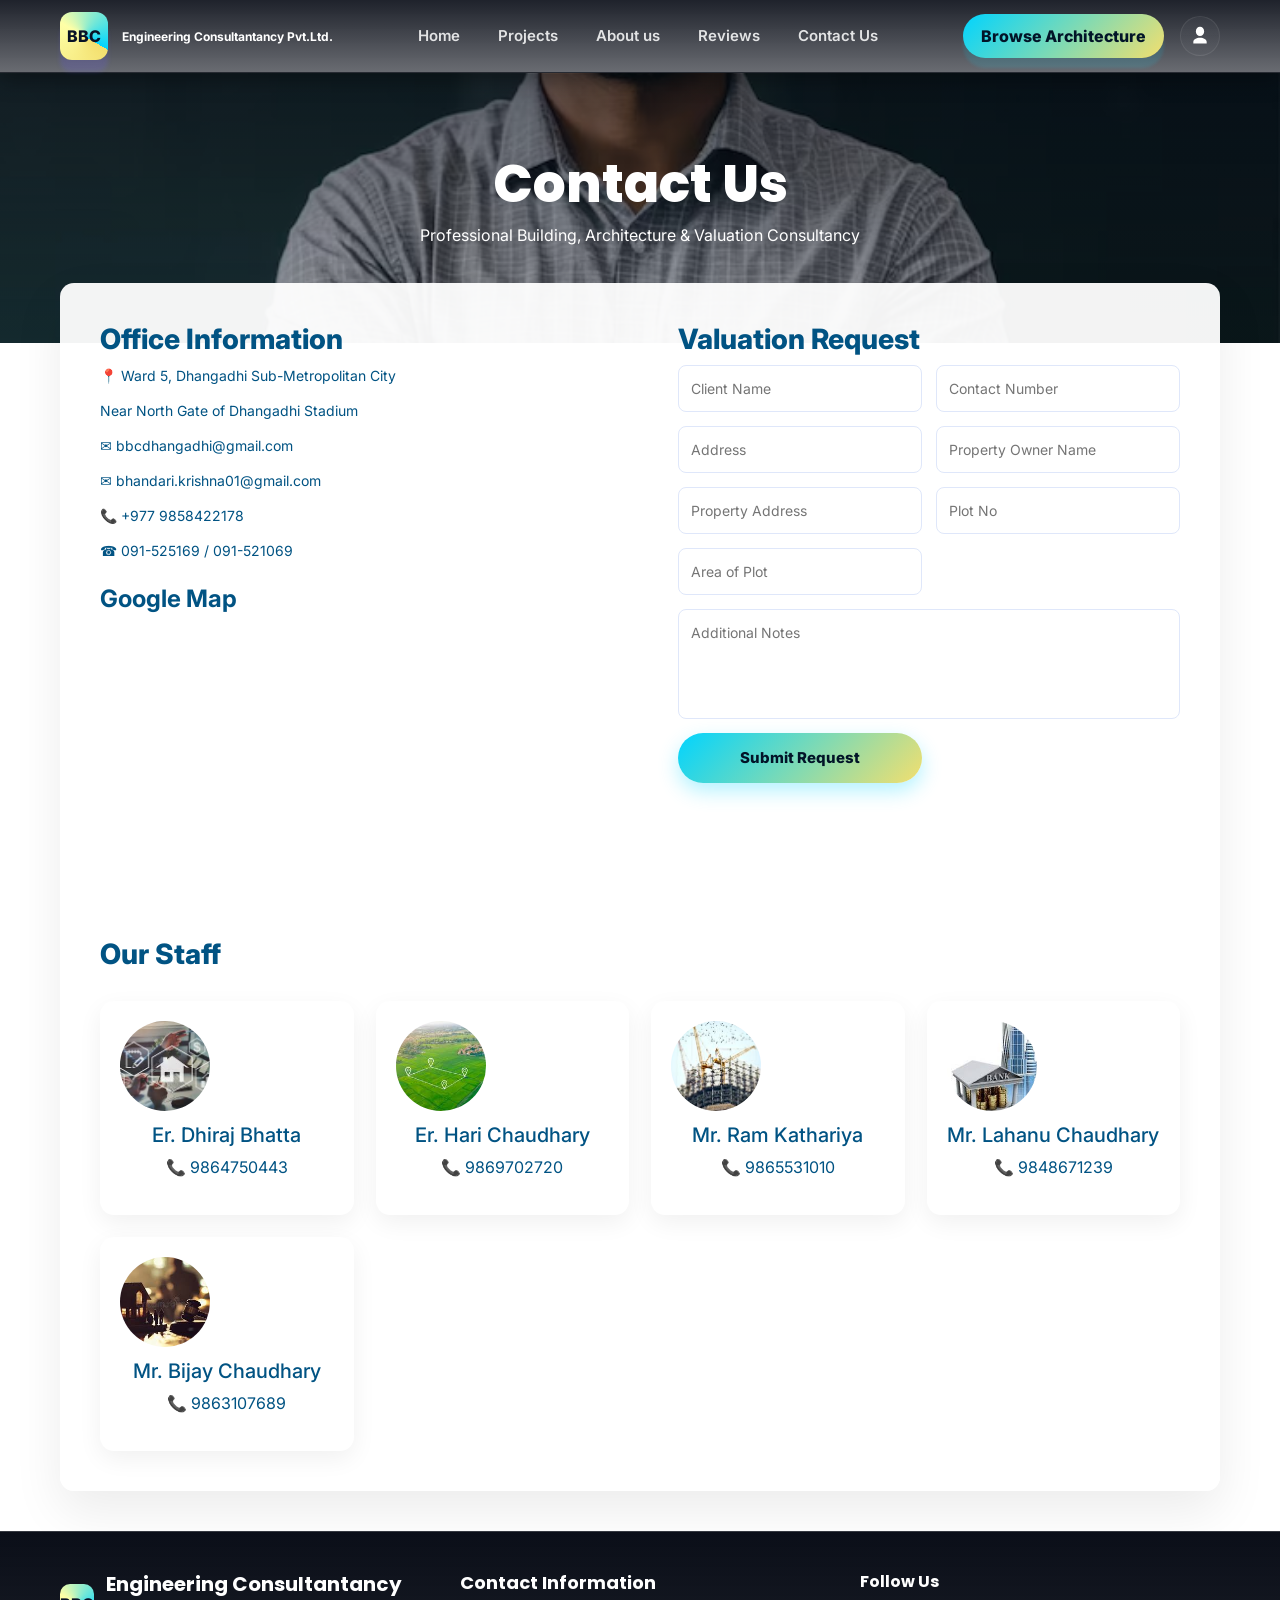
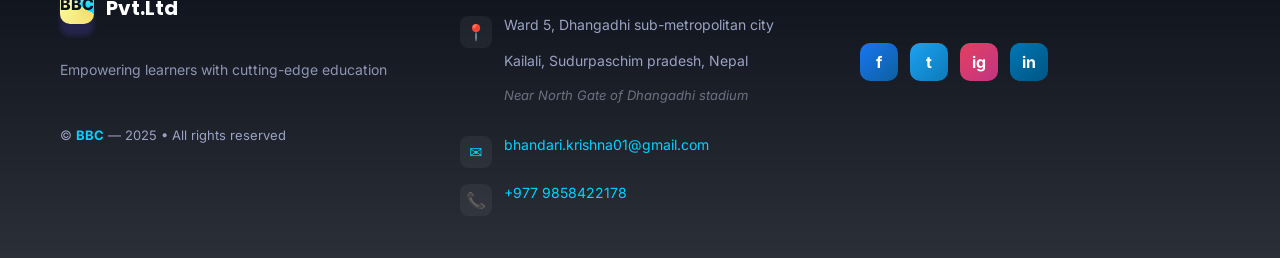
<file: bbceconsultancy/contact_us.html>
<!doctype html>
<html lang="en">
<head>
<meta charset="utf-8" />
<meta name="viewport" content="width=device-width,initial-scale=1" />
<title>Contact Us — BBC Engineering Consultancy Pvt. Ltd</title>

<link href="https://fonts.googleapis.com/css2?family=Inter:wght@300;400;600;700;800&family=Poppins:wght@600;700&display=swap" rel="stylesheet">
<link href="https://cdn.jsdelivr.net/npm/bootstrap@5.3.3/dist/css/bootstrap.min.css" rel="stylesheet">
<link rel="stylesheet" href="style.css">

<style>
/* ===== PAGE LAYOUT FIX (DESKTOP) ===== */
.page-banner {
  padding: 80px 20px;
  color:#fff;
  background-size:cover;
  background-position:center;
}

.page-banner h2 {
  font-family:Poppins,sans-serif;
  font-size:52px;
  font-weight:800;
}

.section-box {
  background:rgba(255,255,255,0.95);
  padding:40px;
  border-radius:14px;
  margin-top:-60px;
  box-shadow:0 20px 50px rgba(0,0,0,.08);
}

/* ===== CONTACT GRID ===== */
.contact-grid {
  display:grid;
  grid-template-columns: 1.2fr 1fr;
  gap:30px;
}

.contact-item {
  display:flex;
  gap:12px;
  margin-bottom:14px;
  font-size:14px;
}

/* ===== STAFF ===== */
.staff-grid {
  display:grid;
  grid-template-columns: repeat(auto-fit,minmax(220px,1fr));
  gap:22px;
  margin-top:30px;
}

.staff-card {
  background:#fff;
  border-radius:14px;
  padding:20px;
  text-align:center;
  box-shadow:0 8px 24px rgba(0,0,0,.06);
}

.staff-card img {
  width:90px;
  height:90px;
  border-radius:50%;
  object-fit:cover;
  margin-bottom:12px;
}

/* ===== FORM ===== */
.request-form {
  display:grid;
  grid-template-columns:repeat(2,1fr);
  gap:14px;
}

.request-form input,
.request-form textarea {
  padding:12px;
  border-radius:8px;
  border:1px solid #dfe7fa;
  font-size:14px;
}

.request-form textarea {
  grid-column:1/-1;
  resize:none;
}

@media(max-width:900px){
  .contact-grid { grid-template-columns:1fr; }
  .request-form { grid-template-columns:1fr; }
  .section-box { margin-top:0; }
}
</style>
</head>

<body>

<!-- NAVBAR (UNCHANGED) -->
 <header class="site-nav" role="banner">
            <div class="container nav-inner">
                <!-- Left: Brand/Logo -->
                <div style="display:flex;align-items:center;gap:14px">
                    <div class="logo-mark" aria-hidden="true">BBC</div>
                    <div class="brand">
                        <div style="font-size:12px;color:#ffffff;margin-top:2px;font-weight:700">Engineering Consultantancy Pvt.Ltd.</div>
                    </div>
                </div>

                <!-- Desktop Navigation -->
              <nav class="primary" role="navigation" aria-label="primary">
        <a href="index.html">Home</a>
      <a href="project.html">Projects</a>
      <a href="about_us.html">About us</a>
      <a href="reviews.html">Reviews</a>
      <a href="contact_us.html">Contact Us</a>
    </nav>

                <!-- Right: CTA + Profile + Hamburger -->
                <div class="nav-right">
                    <!-- Desktop CTA Button -->
                    <button class="btn-cta desktop-cta" onclick="document.getElementById('courses')?.scrollIntoView({behavior:'smooth'})">Browse Architecture</button>
          
                    <!-- Profile Button -->
                    <button class="profile-btn" id="profileBtn" aria-label="Account">
                        <svg width="20" height="20" viewBox="0 0 24 24" fill="none">
                            <path d="M12 12c2.761 0 5-2.462 5-5.5S14.761 1 12 1 7 3.462 7 6.5 9.239 12 12 12Zm0 2c-4.418 0-8 2.239-8 5v2h16v-2c0-2.761-3.582-5-8-5Z"
                                        fill="currentColor"/>
                        </svg>
                    </button>
          
                    <!-- Mobile Hamburger Menu -->
                    <button class="mobile-menu-btn" id="mobileMenuBtn" aria-label="Open menu" aria-expanded="false">
                        <svg width="24" height="24" viewBox="0 0 24 24" fill="none">
                            <path d="M3 12h18M3 6h18M3 18h18" stroke="currentColor" stroke-width="2" stroke-linecap="round"/>
                        </svg>
                    </button>
                </div>
      
            </div>
             <div class="mobile-dropdown" id="mobileDropdown">
                    <nav class="mobile-nav">
                        <a href="index.html" class="mobile-nav-link">Home</a>
                        <a href="project.html" class="mobile-nav-link">Courses</a>
                        <a href="about_us.html" class="mobile-nav-link">about us</a>
                        <a href="reviews.html" class="mobile-nav-link">Reviews</a>
                        <a href="contact_us.html" class="mobile-nav-link">Contact Us</a>
                        <button class="mobile-dropdown-cta" onclick="document.getElementById('courses')?.scrollIntoView({behavior:'smooth'})">Browse Architecture</button>
                    </nav>
                </div>
        </header>

<!-- HERO -->
<section class="page-banner" style="background-image:linear-gradient(rgba(2,8,20,.6),rgba(2,8,20,.3)),url('teach1.avif')">
  <div class="container text-center">
    <h2>Contact Us</h2>
    <p>Professional Building, Architecture & Valuation Consultancy</p>
  </div>
</section>

<!-- MAIN -->
<main class="container">

<div class="section-box">

<!-- CONTACT + MAP -->
<div class="contact-grid">

<div>
<h3 style="color:#015383;font-weight:800">Office Information</h3>

<div class="contact-item">📍 Ward 5, Dhangadhi Sub-Metropolitan City</div>
<div class="contact-item">Near North Gate of Dhangadhi Stadium</div>
<div class="contact-item">✉️ bbcdhangadhi@gmail.com</div>
<div class="contact-item">✉️ bhandari.krishna01@gmail.com</div>
<div class="contact-item">📞 +977 9858422178</div>
<div class="contact-item">☎️ 091-525169 / 091-521069</div>

<h4 style="margin-top:24px;font-weight:700">Google Map</h4>
<iframe
  src="https://www.google.com/maps?q=Ward%205,%20Dhangadhi%20Sub-Metropolitan%20City,%20Kailali,%20Sudurpaschim%20Province,%20Nepal&output=embed"
  width="100%"
  height="260"
  style="border:0;border-radius:12px"
  loading="lazy"
  referrerpolicy="no-referrer-when-downgrade">
</iframe>

</div>

<!-- REQUEST FORM -->
<div>
<h3 style="color:#015383;font-weight:800">Valuation Request</h3>

<form class="request-form">
<input placeholder="Client Name" required>
<input placeholder="Contact Number" required>
<input placeholder="Address">
<input placeholder="Property Owner Name">
<input placeholder="Property Address">
<input placeholder="Plot No">
<input placeholder="Area of Plot">
<textarea rows="4" placeholder="Additional Notes"></textarea>

<button class="btn-primary" type="submit">Submit Request</button>
</form>
</div>

</div>

<!-- STAFF -->
<h3 style="margin-top:50px;color:#015383;font-weight:800">Our Staff</h3>

<div class="staff-grid">
<div class="staff-card"><img src="aa.jpg"><h5>Er. Dhiraj Bhatta</h5><p>📞 9864750443</p></div>
<div class="staff-card"><img src="ab.jpg"><h5>Er. Hari Chaudhary</h5><p>📞 9869702720</p></div>
<div class="staff-card"><img src="ba.jpg"><h5>Mr. Ram Kathariya</h5><p>📞 9865531010</p></div>
<div class="staff-card"><img src="bb.jpg"><h5>Mr. Lahanu Chaudhary</h5><p>📞 9848671239</p></div>
<div class="staff-card"><img src="bc.jpg"><h5>Mr. Bijay Chaudhary</h5><p>📞 9863107689</p></div>
</div>

</div>
</main>

<!-- FOOTER (UNCHANGED) -->
<footer>
    <div class="container">
        <div class="footer-content">
            <!-- Left Column: Brand Info -->
            <div class="footer-brand">
                <div class="footer-logo">
                    <div class="logo-mark">BBC</div>
                    <h3>Engineering Consultantancy Pvt.Ltd</h3>
                </div>
                <p class="footer-tagline">Empowering learners with cutting-edge education</p>
                <div class="footer-copyright">&copy; <strong>BBC</strong> — 2025 • All rights reserved</div>
            </div>
            
            <!-- Right Column: Contact Info -->
            <div class="footer-contact">
                <h4>Contact Information</h4>
                
                <div class="contact-item">
                    <div class="contact-icon">📍</div>
                    <div class="contact-details">
                        <p>Ward 5, Dhangadhi sub-metropolitan city</p>
                        <p>Kailali, Sudurpaschim pradesh, Nepal</p>
                        <p class="address-note">Near North Gate of Dhangadhi stadium</p>
                    </div>
                </div>
                
                <div class="contact-item">
                    <div class="contact-icon">✉️</div>
                    <div class="contact-details">
                        <a href="mailto:bhandari.krishna01@gmail.com">bhandari.krishna01@gmail.com</a>
                    </div>
                </div> 
                <div class="contact-item">
                    <div class="contact-icon">📞</div>
                    <div class="contact-details">
                        <a href="tel:+9779858422178">+977 9858422178</a>
                    </div>
                </div>
            </div>
            
            <!-- Social Media Column -->
            <div class="footer-social">
                <h4>Follow Us</h4>
                <div class="social-icons">
                    <a href="#" class="social-icon facebook">f</a>
                    <a href="#" class="social-icon twitter">t</a>
                    <a href="#" class="social-icon instagram">ig</a>
                    <a href="#" class="social-icon linkedin">in</a>
                </div>
            </div>
        </div>
    </div>
</footer>

 <script>
        // Mobile Dropdown & Auth overlay (matches index behavior)
        document.addEventListener('DOMContentLoaded', function() {
            const mobileMenuBtn = document.getElementById('mobileMenuBtn');
            const mobileDropdown = document.getElementById('mobileDropdown');
            const mobileNavLinks = document.querySelectorAll('.mobile-nav-link');
            const profileBtn = document.getElementById('profileBtn');
            const authOverlay = document.getElementById('authOverlay');

            if (mobileMenuBtn) {
                mobileMenuBtn.addEventListener('click', function(e) {
                    e.stopPropagation();
                    const isExpanded = mobileMenuBtn.getAttribute('aria-expanded') === 'true';
                    mobileMenuBtn.setAttribute('aria-expanded', !isExpanded);
                    mobileDropdown.classList.toggle('active');
                });
            }

            // Close dropdown when clicking on links
            mobileNavLinks.forEach(link => {
                link.addEventListener('click', function() {
                    mobileDropdown.classList.remove('active');
                    mobileMenuBtn.setAttribute('aria-expanded', 'false');
                });
            });

            // Profile button opens auth overlay
            if (profileBtn && authOverlay) profileBtn.addEventListener('click', () => authOverlay.classList.add('active'));

            // Close overlay when clicking outside
            if (authOverlay) {
                authOverlay.addEventListener('click', (e) => {
                    if (e.target === authOverlay) authOverlay.classList.remove('active');
                });
            }

            // Close dropdown on escape
            document.addEventListener('keydown', function(e) {
                if (e.key === 'Escape') {
                    if (mobileDropdown && mobileDropdown.classList.contains('active')) {
                        mobileDropdown.classList.remove('active');
                        mobileMenuBtn.setAttribute('aria-expanded', 'false');
                    }
                    if (authOverlay && authOverlay.classList.contains('active')) authOverlay.classList.remove('active');
                }
            });
        });
      </script>
</body>
</html>
</file>
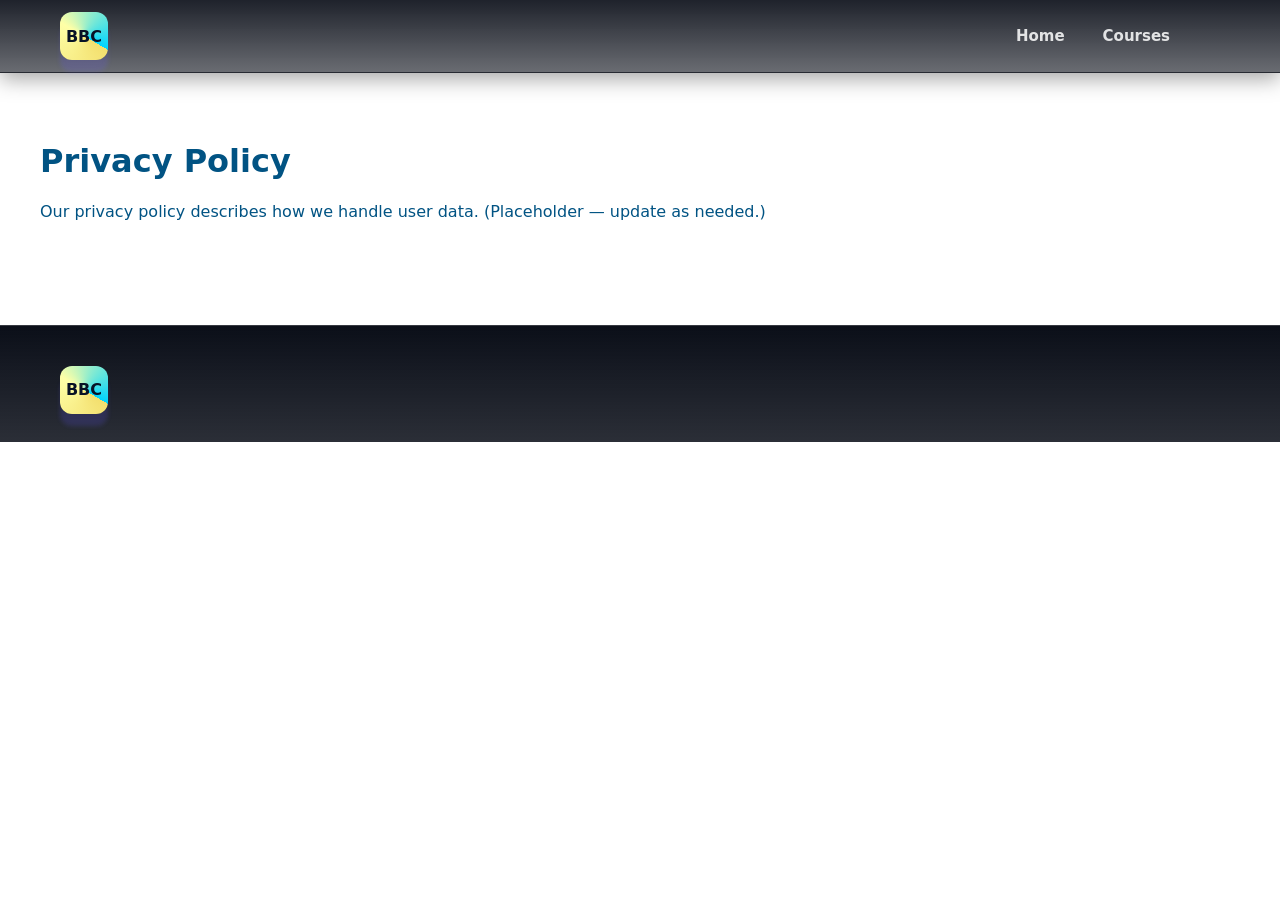
<file: bbceconsultancy/privacy.html>
<!doctype html>
<html lang="en">
<head>
  <meta charset="utf-8" />
  <meta name="viewport" content="width=device-width,initial-scale=1" />
  <title>Privacy Policy — BBC</title>
  <link rel="stylesheet" href="style.css">
</head>
<body>
<header class="site-nav"><div class="container nav-inner"><div class="logo-mark">BBC</div><nav class="primary"><a href="index.html">Home</a><a href="project.html">Courses</a></nav></div></header>
<main class="container" style="padding:48px 0"><h1>Privacy Policy</h1><p>Our privacy policy describes how we handle user data. (Placeholder — update as needed.)</p></main>
<footer><div class="container"><div class="footer-content"><div class="footer-brand"><div class="logo-mark">BBC</div></div></div></div></footer>
</body>
</html>
</file>
<file: bbceconsultancy/style.css>
/* =========================
       Theme colors (Electric Blue + Neon Purple)
       ========================= */
    :root{
      --bg:#dee4fa 0%;
      --card:#0f1724;
      --muted:#9aa3c3;
      --glass: rgba(209, 40, 40, 0.05);

      --accent-1: #f3df6eff;   /* electric purple */
      --accent-2: #00D4FF;   /* cyan */
      --accent-3: #feffa7ff;   /* neon purple */
      --cta: linear-gradient(135deg,var(--accent-2),var(--accent-1));
      --white: #ffffff;
      --shadow: 0 24px 46px rgba(2,6,23,0.55);
      --glass-border: rgba(255,255,255,0.06);
      --glass-soft: rgba(99,91,255,0.07);
    }

    /* =========================
       Base reset & utilities
       ========================= */
    *{box-sizing:border-box}
    html,body{height:100%;margin:0;font-family:Inter,system-ui,-apple-system,"Segoe UI",Roboto,"Helvetica Neue",Arial;color:#015383;background:linear-gradient(180deg,var(--bg));-webkit-font-smoothing:antialiased;}
    a{color:inherit;text-decoration:none}
    img{max-width:100%;display:block}

    .container{max-width:1200px;margin:0 auto;padding:0 20px}

    /* =========================
       NAV
       ========================= */
    header.site-nav{
      position:sticky;top:0;z-index:60;background:linear-gradient(180deg, rgba(6,10,20,0.9), rgba(6,10,20,0.6));backdrop-filter: blur(6px);
      border-bottom: 1px solid rgba(255,255,255,0.03);box-shadow: 0 6px 20px rgba(0,0,0,0.35);
    }
    .nav-inner{display:flex;align-items:center;justify-content:space-between;height:72px}
    .brand{display:flex;align-items:center;gap:14px}
    .logo-mark{width:48px;height:48px;border-radius:12px;display:grid;place-items:center;
      background:conic-gradient(from 120deg,var(--accent-1),var(--accent-3),var(--accent-2));box-shadow: 0 12px 4px rgba(99,91,255,0.18);font-weight:800;color:#081226}
    .brand h1{margin:0;font-family:Poppins,sans-serif;font-size:18px;letter-spacing:0.2px}
    nav.primary{display:flex;gap:18px;align-items:center}
    nav.primary a{color:rgba(255,255,255,0.85);font-weight:600;padding:8px 10px;border-radius:8px}
    nav.primary a:hover{background:rgba(255,255,255,0.03)}
    .nav-cta{display:flex;gap:12px;align-items:center}
    .btn-cta{padding:10px 18px;border-radius:28px;background:var(--cta);color:#021428;font-weight:800;box-shadow: 0 10px 3px rgba(0,212,255,0.12);border:none;cursor:pointer}
    .ghost{padding:8px 10px;border-radius:10px;border:1px solid rgba(255,255,255,0.04);background:none;color:#ffffff;font-weight:600}

    /* =========================
       HERO
       ========================= */
    .hero{
      display:grid;grid-template-columns:1fr 520px;gap:40px;align-items:center;position:relative;overflow:visible;
    }
    .hero-left{padding-right:20px}
    .eyebrow{display:inline-block;background:linear-gradient(90deg, rgba(255,255,255,0.03), rgba(255,255,255,0.02));padding:8px 12px;border-radius:999px;color:#000000;font-weight:700;margin-bottom:16px}
    .hero h2{font-family:Poppins, sans-serif;font-size:48px;margin:0 0 12px;line-height:1.02;color:#015383;letter-spacing:-0.6px}
    .hero h2 .highlight{background:linear-gradient(90deg,var(--accent-2),var(--accent-1));padding:6px 12px;border-radius:10px;color:#031021}
    .hero p.lead{color:#015383;font-size:16px;margin:0 0 20px;max-width:680px}

    .hero-ctas{display:flex;gap:18px;align-items:center}
    .btn-primary{background:var(--cta);padding:14px 20px;border-radius:28px;color:#021428;font-weight:800;border:none;cursor:pointer;box-shadow: 0 5px 2px rgba(0,0,0,0.6);transform:translateZ(0)}
    .btn-outline{background:transparent;border:1px solid rgba(255,255,255,0.06);padding:12px 14px;border-radius:18px;color:#015383;font-weight:700}

    /* floating micro CTA */
    .kpi-pill{display:inline-flex;gap:10px;align-items:center;padding:10px 12px;border-radius:12px;background:linear-gradient(180deg, rgba(255,255,255,0.03), rgba(255,255,255,0.02));border:1px solid rgba(255,255,255,0.03);font-weight:700;color:var(--accent-2);}

    /* hero right card */
    .hero-right{position:relative;display:flex;justify-content:center;align-items:center}
    .device-card{width:420px;height:520px;border-radius:18px;background:linear-gradient(180deg,#071226 15%, rgba(255, 255, 255, 1));box-shadow: 0 10px 2px rgba(0,0,0,0.6);border:2px solid rgba(255, 255, 255, 1);overflow:hidden;position:relative}
    .device-card img{width:100%;height:100%;object-fit:cover;filter:contrast(1.03)}
    .floating-icons{position:absolute;left:-40px;top:-30px;pointer-events:none}
    .floating-icons img{width:48px;height:48px;margin:8px;opacity:0.95}

    .hero h2 {
    line-height: 1.15; /* More breathing space */
}
.hero-right {
    position: relative; 
}

.device-card {
    position: relative; /* Ensures absolute children stay inside */
    overflow: hidden;
}

.floating-icons {
    position: absolute;
    right: 12px !important;
    top: 12px !important;
    left: auto !important;
    
}

.highlight {
    display: inline-block;     /* Prevent overlap */
    line-height: 1.3;          /* Fix gradient box spacing */
    border-radius: 10px;
}

    /* =========================
       ORDER TRACK PATH (Courier style)
       ========================= */
    .order-track{
      position:relative;margin:28px 0;padding:18px;border-radius:14px;background:linear-gradient(90deg, rgb(36 117 249), rgba(99,91,255,0.02));
      border:1px solid rgba(255, 255, 255, 1);box-shadow: 0 12px 6px rgba(2,8,20,0.45)
    }
    .track-svg{width:100%;height:86px;display:block}
    .track-steps{display:flex;gap:12px;align-items:center;justify-content:space-between;margin-top:8px}
    .step{flex:1;text-align:center;color:#ffffff;font-weight:700;font-size:13px;opacity:0.95}
    .step.active{color:#015383;transform:scale(1.03)}

    /* moving dot */
    .moving-dot{width:18px;height:18px;border-radius:50%;background:var(--accent-2);box-shadow:0 8px 2px rgba(0,212,255,0.18);}

    /* =========================
       SECTIONS - banded & unique
       ========================= */
    section.band{
      padding:6px 0 40px;position:relative;background:linear-gradient(180deg, rgba(124,77,255,0.08), transparent 40%);
      margin-top:12px;border-top:1px solid rgba(255,255,255,0.02)
    }
    .band .badge{display:inline-block;background:linear-gradient(90deg,var(--accent-1),var(--accent-2));padding:8px 16px;border-radius:18px;color:#021428;font-weight:800;margin-top:-35px;}
    .band h3{font-size:34px;margin:18px 0 6px;font-family:Poppins}
    .logos{display:flex;gap:24px;align-items:center;justify-content:center;margin-top:26px}
.logos .circle{
  width:120px;
  height:120px;
  border-radius:50%;
  overflow:hidden; /* REQUIRED */
  background:linear-gradient(180deg, rgba(255,255,255,0.06), rgba(255,255,255,0.02));
  display:flex;
  align-items:center;
  justify-content:center;
  border:1px solid rgba(255,255,255,0.03);
}
.logos .circle img{
  width:100%;
  height:100%;
  object-fit:cover; /* REQUIRED */
  display:block;
}


    /* =========================
       COURSES GRID (cards)
       ========================= */
    .courses{padding:6px 0}
    .courses .tab{padding:10px 14px;border-radius:999px;background:rgba(0, 0, 0, 0.3);border:1px solid rgba(255,255,255,0.03);color:#ffffff;font-weight:700;cursor:pointer}
    .courses .tab.active{background:#2c7af9;color:var(--white);border:1px solid rgba(124,77,255,0.12);box-shadow:0 3px 2px rgba(0, 0, 0, 1)}

    .course-grid{display:grid;grid-template-columns:repeat(3,1fr);gap:20px}
    .course-card{
      background:linear-gradient(180deg, #00d4ff / 29%, rgb(245 159 159 / 39%));
      border:1px solid rgb(255 255 255);border-radius:16px;padding:14px;overflow:hidden;position:relative;
      transition: transform .35s cubic-bezier(.2,.9,.2,1), box-shadow .35s;cursor:pointer;
    }
    .course-card:hover{transform:translateY(-10px);box-shadow: 0 11px 2px rgba(2,12,36,0.6);border-color:rgba(124,77,255,0.18)}
    .course-thumb{height:160px;border-radius:12px;overflow:hidden;margin-bottom:12px;box-shadow: 0 8px 3px rgba(2,10,30,0.45)}
    .course-title{font-weight:800;margin:0 0 6px}
    .course-meta{display:flex;justify-content:space-between;align-items:center}

    .price-badge{background:linear-gradient(90deg,var(--accent-2),var(--accent-1));padding:8px 10px;border-radius:12px;color:#021428;font-weight:800}

    /* floating small images/icons */
    .floating-shapes{position:fixed;left:8px;top:120px;z-index:40;pointer-events:none}
    .shape{width:56px;height:56px;margin:18px;opacity:0.95}

    /* =====================================================
   COURSE CARD – FULL FINAL STYLE
   ===================================================== */

.course-card {
  position: relative;
  overflow: hidden;
  cursor: pointer;

  /* Layout */
  border-radius: 16px;
  padding: 14px;

  /* Background (FIXED + VALID) */
  background: linear-gradient(
    180deg,
    rgba(44, 122, 249, 0.9),
    rgba(255, 255, 255, 0.88)
  );

  /* Border */
  border: 1px solid rgba(255, 255, 255, 0.95);

  /* Motion */
  transition:
    transform 0.35s cubic-bezier(.2,.9,.2,1),
    box-shadow 0.35s ease;
}

/* Hover lift */
.course-card:hover {
  transform: translateY(-10px);
  box-shadow: 0 10px 2px rgba(0,0,0,0.45);
}

/* =====================================================
   SHINE / REFLECTION EFFECT
   ===================================================== */

.course-card::after {
  content: "";
  position: absolute;
  top: 0;
  left: -120%;
  width: 60%;
  height: 100%;

  background: linear-gradient(
    120deg,
    rgba(255,255,255,0) 0%,
    rgba(255,255,255,0.35) 50%,
    rgba(255,255,255,0) 100%
  );

  transform: skewX(-20deg);
  transition: left 0.8s ease;
  pointer-events: none;
}

.course-card:hover::after {
  left: 140%;
}

/* =====================================================
   IMAGE / THUMB
   ===================================================== */

.course-thumb {
  height: 160px;
  border-radius: 12px;
  overflow: hidden;
  margin-bottom: 12px;

  border: 1px solid rgba(255,255,255,0.9);
  box-shadow: 0 8px 20px rgba(0,0,0,0.35);
}

.course-thumb img {
  width: 100%;
  height: 100%;
  object-fit: cover;
  display: block;
}

/* =====================================================
   TEXT
   ===================================================== */

.course-title {
  font-weight: 800;
  margin: 0 0 6px;
  color: #021428;
}

.course-meta {
  display: flex;
  justify-content: space-between;
  align-items: center;
}

.course-meta div {
  color: #021428;
  font-size: 14px;
}

/* =====================================================
   PRICE BADGE (KEEP YOUR EXISTING STYLE)
   ===================================================== */

.price-badge {
  background: linear-gradient(90deg, var(--accent-2), var(--accent-1));
  padding: 8px 10px;
  border-radius: 12px;
  color: #021428;
  font-weight: 800;
}

/* =====================================================
   RESPONSIVE SAFETY
   ===================================================== */

/* Tablet */
@media (max-width: 820px) {
  .course-card {
    padding: 13px;
  }

  .course-title {
    font-size: 15px;
  }
}

/* Mobile */
@media (max-width: 480px) {
  .course-card {
    padding: 12px;
  }

  .course-thumb {
    height: 140px;
  }

  .course-title {
    font-size: 14.5px;
  }

  .course-meta div {
    font-size: 13px;
  }
}

    /* =========================
        TESTIMONIALS
       ========================= */
    .testimonials{padding:6px 0;}
    .test-grid{display:grid;grid-template-columns:repeat(3,1fr);gap:18px}
    .testimonial{background:linear-gradient(180deg, #2c7af9, rgba(255,255,255,0.01));padding:18px;border-radius:14px;border:2px solid rgba(255, 255, 255, 1);transition:transform .25s}
    .testimonial:hover{transform:translateY(-6px);}

    /* =========================
       FAQ
       ========================= */
    .faq-wrap{padding:6px 0;display:grid;grid-template-columns:1fr 420px;gap:28px;align-items:start}
    .faq .acc{background:linear-gradient(180deg, rgba(255,255,255,0.02), rgba(255,255,255,0.01));border-radius:12px;padding:12px;border:1px solid rgba(255,255,255,0.03);margin-bottom:12px}
    .acc button{display:flex;justify-content:space-between;align-items:center;width:100%;background:none;border:none;color:var(--white);font-weight:800;padding:10px 0;cursor:pointer}
    .acc .answer{color:#ffffff;padding-top:8px;display:none}

    /* =========================
       Footer
       ========================= */
    footer{padding:32px 0;color:#015383;border-top:1px solid rgba(255,255,255,0.02)}

    /* =========================
       Animations (hyper animated)
       ========================= */
    @keyframes floaty {
      0%{ transform: translateY(0) translateX(0) rotate(0deg); opacity:1 }
      50%{ transform: translateY(-18px) translateX(6px) rotate(6deg); opacity:0.95 }
      100%{ transform: translateY(0) translateX(0) rotate(0deg); opacity:1 }
    }
    @keyframes floaty-2 {
      0%{ transform: translateY(0) rotate(0deg) }
      50%{ transform: translateY(-28px) rotate(8deg) }
      100%{ transform: translateY(0) rotate(0deg) }
    }
    @keyframes driftX {
      0%{ transform: translateX(0) }
      50%{ transform: translateX(18px) }
      100%{ transform: translateX(0) }
    }
    .float-a{animation: floaty 5s ease-in-out infinite}
    .float-b{animation: floaty-2 6.2s ease-in-out infinite}
    .float-c{animation: driftX 7s ease-in-out infinite}

    /* moving glow ring */
    .glow-ring{position:absolute;left:-140px;top:-140px;width:420px;height:420px;border-radius:50%;background:radial-gradient(circle at 30% 30%, rgba(99,91,255,0.14), transparent 30%);filter:blur(40px);opacity:0.85;transform:translateZ(0)}

    /* =========================
       RESPONSIVE
       ========================= */
    @media (max-width:1100px){
      .hero{grid-template-columns:1fr 420px;padding:40px 0}
      .course-grid{grid-template-columns:repeat(2,1fr)}
      .test-grid{grid-template-columns:repeat(2,1fr)}
    }
    @media (max-width:820px){
      .nav-inner{height:64px}
      nav.primary{display:none}
      .hero{grid-template-columns:1fr;gap:18px;padding:28px 0}
      .hero-right{order:-1}
      .hero h2{font-size:34px}
      .course-grid{grid-template-columns:1fr}
      .faq-wrap{grid-template-columns:1fr}
    }
    @media (max-width:420px){
      .logo-mark{width:40px;height:40px}
      .hero h2{font-size:26px}
      .device-card{width:300px;height:380px}
    }

   /* =========================
   PROFILE ICON (Nav)
   ========================= */
.profile-btn{
  width:40px;
  height:40px;
  border-radius:50%;
  border:1px solid rgba(255,255,255,0.08);
  background:linear-gradient(180deg, rgba(255,255,255,0.04), rgba(255,255,255,0.02));
  color:var(--white);
  display:grid;
  place-items:center;
  cursor:pointer;
  transition: box-shadow .3s ease, transform .3s ease;
}
.profile-btn:hover{
  box-shadow:0 0 0 3px rgba(0,212,255,0.25);
  transform: translateY(-1px);
}

/* =========================
   AUTH MODAL OVERLAY
   ========================= */
.auth-overlay{
  position:fixed;
  inset:0;
  background:rgba(2,6,23,0.72);
  backdrop-filter:blur(6px);
  display:none;
  align-items:center;
  justify-content:center;
  z-index:100;
}
.auth-overlay.active{
  display:flex;
}

/* =========================
   AUTH CARD
   ========================= */
.auth-card{
  width:360px;
  background:linear-gradient(180deg,#071226, rgba(99,91,255,0.08));
  border:2px solid rgba(255,255,255);
  border-radius:18px;
  padding:28px;
  text-align:center;
}

.auth-card h3{
  margin:0 0 6px;
  font-family:Poppins;
  font-size:22px;
}

.auth-card p{
  color:#ffffff;
  font-size:14px;
  margin-bottom:22px;
}

/* =========================
   LOGIN / SIGNUP BUTTONS
   ========================= */
.auth-main{
  width:100%;
  padding:14px;
  border-radius:14px;
  font-weight:800;
  border:none;
  cursor:pointer;
  margin-bottom:12px;
  transition: transform .25s ease, box-shadow .25s ease;
}

.auth-main.login{
  background:transparent;
  border:1px solid rgba(255,255,255,0.12);
  color:var(--white);
}

.auth-main.signup{
  background:var(--cta);
  color:#021428;
}

.auth-main:hover{
  transform: translateY(-2px);
  box-shadow:0 12px 2px rgba(0,0,0,0.45);
}

/* =========================
   DIVIDER
   ========================= */
.divider{
  display:flex;
  align-items:center;
  gap:10px;
  margin:20px 0;
  color:#ffffff;
  font-size:12px;
  font-weight:700;
}
.divider::before,
.divider::after{
  content:"";
  flex:1;
  height:1px;
  background:rgba(255,255,255,0.08);
}

/* =========================
   SOCIAL LOGIN BUTTONS
   ========================= */
.auth-social{
  width:100%;
  padding:12px;
  border-radius:12px;
  font-weight:800;
  border:none;
  cursor:pointer;
  margin-bottom:10px;
  transition: transform .25s ease, box-shadow .25s ease;
}

.auth-social.google{
  background:linear-gradient(90deg,var(--accent-2),var(--accent-1));
  color:#021428;
}

.auth-social.facebook{
  background:#1877f2;
  color:#fff;
}

.auth-social.twitter{
  background:#000;
  color:#fff;
}

.auth-social:hover{
  transform: translateY(-2px);
  box-shadow:0 10px 2px rgba(0,0,0,0.4);
}

/* =========================
   FORGOT PASSWORD
   ========================= */
.forgot{
  display:block;
  margin-top:12px;
  font-size:13px;
  font-weight:700;
  color:var(--accent-2);
  text-decoration:none;
}
.forgot:hover{
  text-decoration:underline;
}


/* =========================
   COURSES SECTION VISUAL FIX
   ========================= */

.courses {
  padding-top: 6px;     /* more breathing room at top */
}

.courses > .container > div:first-child {
  margin-bottom: 36px;  /* separates heading from tabs */
}

.courses h3 {
  font-size: 38px;
  line-height: 1.15;
  margin-bottom: 12px;
}

.courses p {
  font-size: 16px;
  line-height: 1.6;
}

/* Tabs spacing improvement */
.courses .tabs {
  margin-top: 8px;
  margin-bottom: 40px;
}

/* Optional subtle divider effect */
.courses .tabs::before {
  content: "";
  display: block;
  width: 120px;
  height: 2px;
  margin: 0 auto 20px;
  background: linear-gradient(
    90deg,
    transparent,
    var(--accent-2),
    transparent
  );
  opacity: 0.6;
}
/* =========================
   HERO TEXT + IMAGE ONLY ANIMATION
   ========================= */

/* Initial hidden state */
.hero-title,
.device-card img {
  opacity: 0;
  transform: translateX(-64px);
}

/* Trigger animation */
.hero.animate .hero-title {
  animation: heroTextInSlow 1.4s cubic-bezier(.16,1,.3,1) forwards;
}

.hero.animate .device-card img {
  animation: heroImageInSlow 1.4s cubic-bezier(.16,1,.3,1) forwards;
  animation-delay: 420ms;
}

/* Keyframes */
@keyframes heroTextInSlow {
  from {
    opacity: 0;
    transform: translateX(-72px);
  }
  to {
    opacity: 1;
    transform: translateX(0);
  }
}

@keyframes heroImageInSlow {
  from {
    opacity: 0;
    transform: translateX(-56px);
  }
  to {
    opacity: 1;
    transform: translateX(0);
  }
}

/* =========================
   MOBILE ORDER CONTROL
   ========================= */

@media (max-width: 820px) {

  /* Only reorder inner hero-left content */
  .hero-left {
    display: flex;
    flex-direction: column;
  }

  .hero-title {
    order: 1;
  }

  .hero-right {
    order: 2;
    margin-bottom: 16px;
  }

  /* Rest comes after */
  .hero-left > :not(.hero-title) {
    order: 3;
  }
}
/* =====================================================
   COURSES FLOATING CARD — TRUE CENTER (ALL DEVICES)
   ===================================================== */

/* Wrapper */
.tabs-heading {
  position: relative;
  width: 100vw;                 /* escape container */
  left: 25%;
  transform: translateX(-50%);
  display: flex;
  justify-content: center;
  margin: 40px 0;
}

/* Card */
.tabs-card {
  background: linear-gradient( #2c7af9, #ffffff);
  width: min(960px, calc(100vw - 40px));
  padding: 32px 44px;
  border-radius: 22px;
  text-align: center;

  /* NEW: white border */
  border: 1px solid rgba(255, 255, 255, 0.9);

  box-shadow:
    0 15px 2px rgba(0,0,0,.35),
    inset 0 1px 0 rgba(255,255,255,.25);
}

/* Title */
.tabs-card .tabs-title {
  font-family: Poppins, sans-serif;
  font-size: 38px;
  font-weight: 800;
  line-height: 1.2;
  margin: 0 0 12px;
  color: #021428;
}

/* Subtitle */
.tabs-card .tabs-subtitle {
  max-width: 820px;
  margin: 0 auto;
  font-size: 16px;
  line-height: 1.65;
  font-weight: 600;
  color: #021428;
}

/* ================= TABLET ================= */
@media (max-width: 820px) {
  .tabs-card {
    padding: 28px 28px;
  }

  .tabs-card .tabs-title {
    font-size: 30px;
  }
}

/* ================= MOBILE ================= */
@media (max-width: 480px) {
  .tabs-heading {
    margin: 28px 0;
    left: 37%;
  }

  .tabs-card {
    width: calc(100vw - 24px);   /* full rectangle */
    padding: 26px 22px 30px;
    border-radius: 16px;
  }

  .tabs-card .tabs-title {
    font-size: 24px;
    line-height: 1.3;
  }

  .tabs-card .tabs-subtitle {
    font-size: 14.5px;
    line-height: 1.65;
  }
}


/* =====================================================
   OUR REACH – FLOATING CARD
   ===================================================== */

.reach-card {
  max-width: 980px;
  margin: 0 auto;
  padding: 40px 36px 42px;
  border-radius: 15px;

  background: linear-gradient(
    180deg,
    rgb(36 117 249),
    rgba(255,255,255,0.02)
  );

  border: 2px solid rgba(255, 255, 255, 1);

  box-shadow:
    0 15px 2px rgba(0,0,0,0.45),
    inset 0 1px 0 rgba(255,255,255,0.2);
}

/* Title */
.reach-card h3 {
  font-family: Poppins, sans-serif;
  font-size: 34px;
  margin: 18px 0 10px;
  color: #000000;
}

/* Description */
.reach-desc {
  color: #ffffff;
  max-width: 840px;
  margin: 0 auto 28px;
  font-size: 17px;
  line-height: 1.65;
}

/* =====================================================
   LOGOS IMPROVEMENT
   ===================================================== */

.logos {
  display: flex;
  justify-content: center;
  gap: 28px;
  margin-top: 30px;
  flex-wrap: wrap;
}

/* Circle container */
.logos .circle {
  width: 120px;
  height: 120px;
  border-radius: 50%;
  overflow: hidden;

  background: linear-gradient(
    180deg,
    rgba(255,255,255,0.08),
    rgba(255,255,255,0.02)
  );

  display: flex;
  align-items: center;
  justify-content: center;

  box-shadow:
    0 5px 2px rgba(0, 0, 0, 0.58);
}

/* Image with ROUND BORDER */
.logos .circle img {
  width: 92%;
  height: 92%;
  object-fit: cover;
  border-radius: 50%;

  border: 1px solid rgba(255, 255, 255, 0.9);
  background: #fff;
}

/* =====================================================
   RESPONSIVE
   ===================================================== */

@media (max-width: 820px) {
  .reach-card {
    padding: 32px 26px;
  }

  .reach-card h3 {
    font-size: 28px;
  }

  .reach-desc {
    font-size: 16px;
  }
}

@media (max-width: 480px) {
  .reach-card {
    padding: 28px 20px;
    border-radius: 20px;
  }

  .reach-card h3 {
    font-size: 24px;
    line-height: 1.3;
  }

  .reach-desc {
    font-size: 15px;
    line-height: 1.6;
  }

  .logos {
    gap: 18px;
  }

  .logos .circle {
    width: 100px;
    height: 100px;
  }
}


/* =====================================================
   PAGINATION STYLES
   ===================================================== */

.pagination-wrap {
  display: flex;
  justify-content: center;
  align-items: center;
  gap: 16px;
  margin-top: 36px;
}

.page-btn {
  padding: 10px 18px;
  border-radius: 999px;
  border: 1px solid rgba(255,255,255,0.6);
  background: #0d6efd;
  color: #ffffff;
  font-weight: 700;
  cursor: pointer;
  transition: background .25s ease, transform .25s ease;
}

.page-btn:hover:not(:disabled) {
  background: rgba(255,255,255,0.15);
  transform: translateY(-1px);
}

.page-btn:disabled {
  opacity: 0.4;
  cursor: not-allowed;
}

.page-info {
  color: #000000ff;
  font-weight: 700;
  font-size: 14px;
}

/* Mobile tweak */
@media (max-width: 480px) {
  .pagination-wrap {
    gap: 12px;
    margin-top: 28px;
  }

  .page-btn {
    padding: 9px 14px;
    font-size: 13px;
    text-color: #000000cc;
  }
}

/* =====================================================
   WHY BBC SECTION
   ===================================================== */

.why {
  padding: 56px 0 40px;
  background: linear-gradient(
    180deg,
    rgba(99,91,255,0.06),
    transparent
  );
}

.why-head {
  text-align: center;
  max-width: 860px;
  margin: 0 auto 36px;
}

.why-head .badge {
  display: inline-block;
  background: linear-gradient(90deg, var(--accent-2), var(--accent-1));
  padding: 8px 16px;
  border-radius: 999px;
  color: #021428;
  font-weight: 800;
}

.why-head h3 {
  margin: 14px 0 8px;
  font-family: Poppins, sans-serif;
  font-size: 34px;
  color: #015383;
}

.why-head p {
  color: #015383;
  font-size: 16px;
  line-height: 1.6;
}

/* =====================================================
   FEATURE CARDS
   ===================================================== */

.why-grid {
  display: grid;
  grid-template-columns: repeat(3, 1fr);
  gap: 22px;
}

.why-card {
  background: linear-gradient(
    180deg,
    #2c7af9,
    rgba(255, 255, 255, 1)
  );
  border-radius: 18px;
  padding: 22px 20px;
  text-align: center;

  border: 1px solid rgba(255,255,255,0.35);


  transition:
    transform 0.35s cubic-bezier(.2,.9,.2,1),
    box-shadow 0.35s ease;
}

.why-card:hover {
  transform: translateY(-10px);
  box-shadow:
    0 10px 2px rgba(0, 0, 0, 0.37),
    inset 0 1px 0 rgba(255,255,255,0.3);
}

.why-icon {
  font-size: 38px;
  margin-bottom: 10px;
}

.why-card h4 {
  margin: 0 0 6px;
  font-weight: 800;
  color: #021428;
}

.why-card p {
  font-size: 14.5px;
  line-height: 1.6;
  color: #021428;
}

/* =====================================================
   RESPONSIVE
   ===================================================== */

@media (max-width: 820px) {
  .why-grid {
    grid-template-columns: 1fr 1fr;
  }

  .why-head h3 {
    font-size: 28px;
  }
}

@media (max-width: 480px) {
  .why {
    padding: 44px 0 32px;
  }

  .why-grid {
    grid-template-columns: 1fr;
  }

  .why-head h3 {
    font-size: 24px;
    line-height: 1.3;
  }

  .why-card {
    padding: 20px 18px;
  }
}

/* ================================
   LIGHT GRADIENT CARD STYLE
================================ */
.testimonial-card {
  background: linear-gradient(
    180deg,
    #4f8df6 0%,
    #8fb7ff 55%,
    #eef4ff 100%
  );

  border-radius: 18px;
  padding: 26px 24px;
  box-shadow: 0 10px 30px rgba(0, 0, 0, 0.15);
  transition: transform .35s ease, box-shadow .35s ease;
  color: #0b1f44;
}

.testimonial-card:hover {
  transform: translateY(-6px);
  box-shadow: 0 16px 40px rgba(0, 0, 0, 0.25);
}

/* Profile text */
.testimonial-card h5 {
  color: #0b1f44;
  font-weight: 800;
}

/* Quote text */
.testimonial-card .quote {
  color: #0b1f44;
  font-size: 15px;
  line-height: 1.6;
}

/* Stars */
.testimonial-card .stars {
  color: #ffb400;
}

/* Avatar */
.testimonial-card img {
  border: 3px solid rgba(255, 255, 255, 0.7);
  background: #021428;
}
.card-icon {
  font-size: 36px;
  margin-bottom: 10px;
}


/* =========================
   FAQ SECTION
========================= */
/* FAQ SECTION */
.faq-section {
  padding: 60px 0;
  background: #d7dcf9;
}

.faq-title {
  text-align: center;
  font-weight: 800;
  margin-bottom: 30px;
  color: #053b6e;
}

/* GRID */
.faq-grid {
  display: flex;
  gap: 24px;
  justify-content: center;
  flex-wrap: wrap;
}

/* CARD */
.faq-card {
  width: 300px;
  background: linear-gradient(180deg, #6ea8ff, #dbe9ff);
  border-radius: 18px;
  padding: 26px;
  cursor: pointer;
  text-align: center;
  box-shadow: 0 12px 30px rgba(0,0,0,0.12);
  transition: transform .3s ease, box-shadow .3s ease;
}

.faq-card:hover {
  transform: translateY(-6px);
  box-shadow: 0 18px 40px rgba(0,0,0,0.18);
}

.faq-card h4 {
  font-weight: 700;
  margin-bottom: 8px;
  color: #05213a;
}

.faq-card p {
  color: #083a6b;
  opacity: .9;
}

/* MODAL */
.faq-modal-content {
  border-radius: 18px;
  padding: 10px;
}

#faqModalTitle {
  font-weight: 700;
  color: #053b6e;
}

#faqModalBody {
  font-size: 1rem;
  line-height: 1.6;
  color: #333;
}

/* MOBILE */
@media (max-width: 768px) {
  .faq-grid {
    flex-direction: column;
    align-items: center;
  }

  .faq-card {
    width: 90%;
  }
}

/* =========================
   COMPLETE MOBILE & TABLET RESPONSIVE FIXES
   ========================= */

/* TABLET VIEW (821px to 1024px) */
@media (max-width: 1024px) and (min-width: 821px) {
  /* Hero adjustments */
  .hero {
    grid-template-columns: 1fr 400px;
    gap: 30px;
  }
  
  .hero h2 {
    font-size: 40px;
  }
  
  .device-card {
    width: 380px;
    height: 480px;
  }
  
  /* Course grid */
  .course-grid {
    grid-template-columns: repeat(2, 1fr);
  }
  
  /* Testimonials grid */
  .test-grid {
    grid-template-columns: repeat(2, 1fr);
  }
  
  /* Why grid */
  .why-grid {
    grid-template-columns: repeat(2, 1fr);
  }
  
  /* FAQ layout */
  .faq-wrap {
    grid-template-columns: 1fr;
  }
  
  /* Tabs card */
  .tabs-heading {
    left: 20%;
  }
  
  .tabs-card {
    width: 90%;
    padding: 28px 32px;
  }
  
  /* Reach card */
  .reach-card {
    padding: 32px 28px;
  }
  
  /* Logos */
  .logos .circle {
    width: 100px;
    height: 100px;
  }
}

/* MOBILE VIEW (up to 820px) */
@media (max-width: 820px) {
  /* 1. NAVBAR FIXES */
  header.site-nav {
    height: auto;
    min-height: 60px;
    padding: 8px 0;
  }
  
  .nav-inner {
    height: 60px;
    padding: 0 16px;
  }
  
  .logo-mark {
    width: 36px;
    height: 36px;
    border-radius: 10px;
    font-size: 14px;
  }
  
  .brand h1 {
    font-size: 16px;
    letter-spacing: 0.1px;
  }
  
  nav.primary {
    display: none;
  }
  
  .btn-cta {
    padding: 8px 14px;
    font-size: 13px;
    border-radius: 20px;
    min-height: 36px;
  }
  
  .profile-btn {
    width: 34px;
    height: 34px;
  }
  
  .nav-cta {
    gap: 8px;
  }
  
  /* 2. HERO SECTION */
  .hero {
    grid-template-columns: 1fr;
    gap: 30px;
    padding: 24px 0 40px;
  }
  
  .hero-left {
    order: 2;
    text-align: center;
    padding-right: 0;
  }
  
  .hero-right {
    order: 1;
    margin-bottom: 20px;
  }
  
  .hero h2 {
    font-size: 32px;
    text-align: center;
  }
  
  .hero p.lead {
    font-size: 15px;
    text-align: center;
    margin: 0 auto 20px;
  }
  
  .device-card {
    width: 320px;
    height: 400px;
    margin: 0 auto;
  }
  
  .hero-ctas {
    justify-content: center;
    flex-wrap: wrap;
    gap: 12px;
  }
  
  /* Buttons thickness fix */
  .btn-primary,
  .btn-outline {
    padding: 10px 16px !important;
    min-height: 42px !important;
    font-size: 14px;
  }
  
  /* 3. ORDER TRACK */
  .order-track {
    margin: 20px 0;
    padding: 14px;
    overflow-x: auto;
  }
  
  .track-svg {
    min-width: 600px;
  }
  
  .track-steps {
    min-width: 600px;
  }
  
  /* 4. COURSES SECTION */
  .course-grid {
    grid-template-columns: 1fr;
    gap: 16px;
  }
  
  .course-thumb {
    height: 180px;
  }
  
  .courses .tabs {
    gap: 8px;
    justify-content: center;
  }
  
  .courses .tab {
    padding: 8px 12px;
    font-size: 14px;
    min-height: 38px;
  }
  
  /* Tabs card */
  .tabs-heading {
    left: 35%;
    margin: 30px 0;
  }
  
  .tabs-card {
    width: calc(100vw - 32px);
    padding: 24px 20px;
    border-radius: 16px;
  }
  
  .tabs-card .tabs-title {
    font-size: 26px;
  }
  
  .tabs-card .tabs-subtitle {
    font-size: 14px;
  }
  
  /* 5. TESTIMONIALS */
  .test-grid {
    grid-template-columns: 1fr;
    gap: 16px;
  }
  
  .testimonial-card {
    padding: 22px 20px;
  }
  
  /* 6. WHY SECTION */
  .why-grid {
    grid-template-columns: 1fr;
    gap: 16px;
  }
  
  .why-head h3 {
    font-size: 28px;
    text-align: center;
  }
  
  .why-card {
    padding: 20px 18px;
    text-align: center;
  }
  
  /* 7. FAQ SECTION */
  .faq-grid {
    flex-direction: column;
    align-items: center;
    gap: 16px;
  }
  
  .faq-card {
    width: 100%;
    max-width: 400px;
  }
  
  /* 8. REACH SECTION */
  .reach-card {
    padding: 28px 20px;
    border-radius: 16px;
    text-align: center;
  }
  
  .reach-card h3 {
    font-size: 26px;
  }
  
  .reach-desc {
    font-size: 15px;
  }
  
  /* 9. LOGOS */
  .logos {
    gap: 16px;
    justify-content: center;
  }
  
  .logos .circle {
    width: 80px;
    height: 80px;
  }
  
  /* 10. LOGIN MODAL FIX */
  .auth-overlay {
    padding: 20px;
    align-items: flex-start;
    padding-top: 60px;
    overflow-y: auto;
  }
  
  .auth-card {
    width: 90%;
    max-width: 340px;
    padding: 24px 20px;
    margin: 0 auto;
    border-radius: 16px;
  }
  
  .auth-card h3 {
    font-size: 20px;
    margin-bottom: 8px;
  }
  
  .auth-card p {
    font-size: 13px;
    margin-bottom: 20px;
    line-height: 1.4;
  }
  
  .auth-main {
    padding: 12px 16px !important;
    min-height: 44px !important;
    font-size: 14px;
    border-radius: 12px;
  }
  
  .auth-social {
    padding: 12px 16px !important;
    min-height: 44px !important;
    font-size: 13px;
    border-radius: 12px;
  }
  
  /* Hide floating elements on mobile */
  .floating-icons,
  .floating-shapes {
    display: none;
  }
  
  /* Center all section headings */
  .band h3,
  .courses h3,
  .testimonials h3,
  .faq-title {
    text-align: center !important;
  }
  
  /* Container padding for mobile */
  .container {
    padding: 0 16px;
  }
}

/* SMALL MOBILE (up to 480px) */
@media (max-width: 480px) {
  /* 1. NAVBAR - Even more compact */
  header.site-nav {
    min-height: 56px;
    padding: 6px 0;
  }
  
  .nav-inner {
    height: 56px;
    padding: 0 12px;
  }
  
  .logo-mark {
    width: 32px;
    height: 32px;
    border-radius: 8px;
    font-size: 12px;
  }
  
  .brand h1 {
    font-size: 14px;
  }
  
  .btn-cta {
    padding: 6px 12px;
    font-size: 12px;
    border-radius: 18px;
    min-height: 32px;
  }
  
  .profile-btn {
    height: 30px;
  }
  
  /* 2. HERO - Ultra mobile */
  .hero h2 {
    font-size: 28px;
  }
  
  .hero p.lead {
    font-size: 14px;
  }
  
  .device-card {
    width: 280px;
    height: 350px;
  }
  
  /* Buttons stack vertically */
  .hero-ctas {
    flex-direction: column;
    align-items: center;
  }
  
  .hero-ctas .btn-primary,
  .hero-ctas .btn-outline {
    width: 100%;
    max-width: 280px;
    text-align: center;
    padding: 8px 14px !important;
    min-height: 38px !important;
    font-size: 13px;
  }
  
  /* 3. Tabs card ultra mobile */
  .tabs-heading {
    left: 30%;
  }
  
  .tabs-card {
    padding: 20px 16px;
    margin-right: -35px;
  }
  
  .tabs-card .tabs-title {
    font-size: 22px;
  }
  
  .tabs-card .tabs-subtitle {
    font-size: 13px;
  }
  
  /* 4. Why section ultra mobile */
  .why-head h3 {
    font-size: 24px;
  }
  
  .why-head p {
    font-size: 14px;
  }
  
  /* 5. FAQ cards ultra mobile */
  .faq-card {
    padding: 18px 16px;
  }
  
  /* 6. Login modal ultra mobile */
  .auth-overlay {
    padding: 16px;
    padding-top: 50px;
  }
  
  .auth-card {
    width: 95%;
    max-width: 320px;
    padding: 20px 16px;
    border-radius: 14px;
  }
  
  .auth-card h3 {
    font-size: 18px;
  }
  
  .auth-card p {
    font-size: 12px;
  }
  
  .auth-main,
  .auth-social {
    padding: 10px 14px !important;
    min-height: 42px !important;
    font-size: 13px;
  }
  
  /* 7. Course card ultra mobile */
  .course-thumb {
    height: 150px;
  }
  
  .course-title {
    font-size: 15px;
  }
  
  /* Hide order track on very small screens */
  .order-track {
    display: none;
  }
}

/* VERY SMALL MOBILE (up to 360px) */
@media (max-width: 360px) {
  /* Hide brand text if needed */
  .brand h1 {
    display: none;
  }
  
  .brand {
    gap: 6px;
  }
  
  /* Adjust hero further */
  .hero h2 {
    font-size: 24px;
  }
  
  .device-card {
    width: 260px;
    height: 320px;
  }
  
  /* Make nav CTA button text smaller */
  .btn-cta {
    font-size: 11px;
    padding: 5px 10px;
  }
  
  /* Center auth card perfectly */
  .auth-card {
    width: 100%;
    max-width: 280px;
  }
}

/* FIX SCREEN SHAKING ON MOBILE */
@media (max-width: 820px) {
  html, body {
    overflow-x: hidden;
    width: 100%;
  }
  
  .container {
    max-width: 100%;
    overflow: hidden;
    padding: 10px;
  }
  
  /* Reduce heavy animations on mobile */
  .course-card::after {
    display: none;
  }
  
  .float-a,
  .float-b,
  .float-c {
    animation: none !important;
    opacity: 0.5;
  }
}

/* FIX FOR iOS SAFARI */
@supports (-webkit-touch-callout: none) {
  @media (max-width: 820px) {
    .auth-overlay {
      -webkit-overflow-scrolling: touch;
    }
    
    body {
      overscroll-behavior-y: none;
    }
  }
}

/* FIX FOR ANDROID CHROME */
@media (max-width: 820px) {
  html {
    -webkit-text-size-adjust: 100%;
    text-size-adjust: 100%;
  }
  
  /* Prevent font boosting */
  button,
  .btn-primary,
  .btn-outline,
  .btn-cta {
    max-height: 999999px;
    -webkit-text-size-adjust: 100%;
  }
}

/* =========================
   FOOTER STYLING & RESPONSIVENESS
   ========================= */

/* Footer base styles */
footer {
  background: linear-gradient(180deg, rgba(6,10,20,0.98), rgba(6,10,20,0.85));
  color: #9aa3c3;
  padding: 48px 0 32px;
  border-top: 1px solid rgba(255,255,255,0.05);
  margin-top: 80px;
  backdrop-filter: blur(10px);
}

/* Container for footer */
footer .container {
  max-width: 1200px;
  margin: 0 auto;
  padding: 0 20px;
}

.footer-content {
  display: flex;
  justify-content: space-between;
  align-items: flex-start;
  flex-wrap: wrap;
  gap: 40px;
}

/* Each footer column */
.footer-brand,
.footer-contact,
.footer-social {
  flex: 1;
  min-width: 250px;
}

/* Footer Brand Section */
.footer-brand {
  display: flex;
  flex-direction: column;
  gap: 16px;
}

.footer-logo {
  display: flex;
  align-items: center;
  gap: 12px;
  margin-bottom: 8px;
}

.footer-logo .logo-mark {
  width: 40px;
  height: 40px;
  border-radius: 10px;
  background: conic-gradient(from 120deg, var(--accent-1), var(--accent-3), var(--accent-2));
  display: grid;
  place-items: center;
  font-weight: 800;
  color: #081226;
  font-size: 16px;
}

.footer-logo h3 {
  margin: 0;
  font-family: Poppins, sans-serif;
  font-size: 18px;
  color: var(--white);
  font-weight: 700;
}

.footer-tagline {
  font-size: 14px;
  line-height: 1.5;
  color: #9aa3c3;
  margin: 0;
}

.footer-copyright {
  font-size: 13px;
  color: #9aa3c3;
  margin-top: 8px;
}

.footer-copyright strong {
  color: var(--accent-2);
}

/* Contact Information Section */
.footer-contact h4,
.footer-social h4 {
  color: var(--white);
  font-family: Poppins, sans-serif;
  font-size: 16px;
  margin: 0 0 20px 0;
  font-weight: 700;
}

.contact-item {
  display: flex;
  gap: 12px;
  margin-bottom: 16px;
  align-items: flex-start;
}

.contact-icon {
  width: 32px;
  height: 32px;
  background: rgba(255, 255, 255, 0.05);
  border-radius: 8px;
  display: flex;
  align-items: center;
  justify-content: center;
  font-size: 16px;
  color: var(--accent-2);
  flex-shrink: 0;
  margin-top: 2px;
}

.contact-details {
  flex: 1;
}

.contact-details p {
  margin: 0 0 4px 0;
  font-size: 14px;
  line-height: 1.5;
  color: #9aa3c3;
}

.contact-details .address-note {
  font-size: 13px;
  color: #6b7280;
  font-style: italic;
}

.contact-details a {
  color: var(--accent-2);
  text-decoration: none;
  font-size: 14px;
  transition: all 0.2s ease;
  display: inline-block;
}

.contact-details a:hover {
  color: var(--accent-1);
  transform: translateX(2px);
}

/* Social Media Section */
.footer-social {
  display: flex;
  flex-direction: column;
  gap: 16px;
}

.social-icons {
  display: flex;
  gap: 12px;
  margin-bottom: 8px;
}

.social-icon {
  width: 40px;
  height: 40px;
  border-radius: 10px;
  display: flex;
  align-items: center;
  justify-content: center;
  font-weight: 700;
  color: white;
  text-decoration: none;
  transition: all 0.3s ease;
  font-size: 14px;
}

.social-icon.facebook {
  background: linear-gradient(135deg, #1877F2, #0D5F9E);
}

.social-icon.twitter {
  background: linear-gradient(135deg, #1DA1F2, #0C7AB8);
}

.social-icon.instagram {
  background: linear-gradient(135deg, #E4405F, #C13584);
}

.social-icon.linkedin {
  background: linear-gradient(135deg, #0077B5, #005582);
}

.social-icon:hover {
  transform: translateY(-3px);
  box-shadow: 0 5px 15px rgba(0, 0, 0, 0.3);
}

.social-links {
  display: flex;
  flex-wrap: wrap;
  gap: 12px;
}

.social-links a {
  color: #9aa3c3;
  text-decoration: none;
  font-size: 13px;
  transition: color 0.2s ease;
}

.social-links a:hover {
  color: var(--accent-2);
}

/* =========================
   FOOTER RESPONSIVE STYLES - ALL SCREENS
   ========================= */

/* Large Desktop (1200px and above) - Default styles above */

/* Desktop (1025px to 1199px) */
@media (max-width: 1199px) {
  .footer-content {
    gap: 30px;
  }
  
  .footer-brand,
  .footer-contact,
  .footer-social {
    min-width: 220px;
  }
}

/* Tablet Landscape (821px to 1024px) */
@media (max-width: 1024px) {
  footer {
    padding: 40px 0 28px;
    margin-top: 60px;
  }
  
  .footer-content {
    display: grid;
    grid-template-columns: repeat(2, 1fr);
    gap: 30px;
  }
  
  .footer-brand {
    grid-column: span 2;
    text-align: center;
    align-items: center;
  }
  
  .footer-logo {
    justify-content: center;
  }
  
  .footer-tagline {
    text-align: center;
    max-width: 400px;
  }
}

/* Tablet Portrait (601px to 820px) */
@media (max-width: 820px) {
  footer .container {
    padding: 0 16px;
  }
  
  .footer-content {
    display: flex;
    flex-direction: column;
    gap: 32px;
  }
  
  .footer-brand,
  .footer-contact,
  .footer-social {
    width: 100%;
    text-align: center;
    align-items: center;
  }
  
  .contact-item {
    justify-content: center;
    max-width: 400px;
    margin-left: auto;
    margin-right: auto;
  }
  
  .contact-details {
    text-align: center;
  }
  
  .social-icons {
    justify-content: center;
  }
  
  .social-links {
    justify-content: center;
  }
  
  .footer-contact h4,
  .footer-social h4 {
    text-align: center;
  }
}

/* Mobile Large (481px to 600px) */
@media (max-width: 600px) {
  footer {
    padding: 32px 0 24px;
    margin-top: 40px;
  }
  
  .footer-content {
    gap: 28px;
  }
  
  .footer-logo .logo-mark {
    width: 36px;
    height: 36px;
    font-size: 14px;
  }
  
  .footer-logo h3 {
    font-size: 16px;
  }
  
  .contact-item {
    flex-direction: column;
    align-items: center;
    text-align: center;
    gap: 8px;
  }
  
  .contact-icon {
    margin-top: 0;
  }
  
  .social-icon {
    width: 36px;
    height: 36px;
    font-size: 13px;
  }
  
  .social-links {
    justify-content: center;
    text-align: center;
  }
}

/* Mobile Small (up to 480px) */
@media (max-width: 480px) {
  footer .container {
    padding: 0 12px;
  }
  
  footer {
    padding: 28px 0 20px;
    margin-top: 32px;
  }
  
  .footer-content {
    gap: 24px;
  }
  
  .footer-tagline {
    font-size: 13px;
  }
  
  .contact-details p,
  .contact-details a {
    font-size: 13px;
  }
  
  .contact-details .address-note {
    font-size: 12px;
  }
  
  .social-icons {
    gap: 8px;
  }
  
  .social-icon {
    width: 34px;
    height: 34px;
    font-size: 12px;
  }
  
  .social-links {
    gap: 8px;
  }
  
  .social-links a {
    font-size: 12px;
  }
  
  .footer-copyright {
    font-size: 12px;
  }
}

/* Mobile Extra Small (up to 360px) */
@media (max-width: 360px) {
  footer {
    padding: 24px 0 16px;
  }
  
  .footer-content {
    gap: 20px;
  }
  
  .footer-logo {
    flex-direction: column;
    gap: 8px;
  }
  
  .footer-logo h3 {
    font-size: 15px;
  }
  
  .social-icons {
    gap: 6px;
  }
  
  .social-icon {
    width: 32px;
    height: 32px;
  }
  
  .social-links {
    flex-direction: column;
    gap: 6px;
  }
  
  .contact-details p,
  .contact-details a {
    font-size: 12px;
  }
}

/* Fix for very tall screens */
@media (min-height: 800px) and (max-width: 820px) {
  footer {
    margin-top: 60px;
  }
}

/* Fix for landscape mode on mobile */
@media (max-width: 820px) and (orientation: landscape) {
  .footer-content {
    display: grid;
    grid-template-columns: repeat(2, 1fr);
    gap: 20px;
  }
  
  .footer-brand {
    grid-column: span 2;
  }
  
  .footer-contact,
  .footer-social {
    text-align: left;
    align-items: flex-start;
  }
  
  .contact-item {
    justify-content: flex-start;
    margin-left: 0;
  }
  
  .contact-details {
    text-align: left;
  }
  
  .social-icons {
    justify-content: flex-start;
  }
}


/* =========================
   SINGLE SLIDE CAROUSEL STYLING
   ========================= */

/* Carousel Container */
/* =========================
   SINGLE SLIDE CAROUSEL STYLING
   ========================= */

/* Carousel Container */
.toppers-carousel {
  position: relative;
  max-width: 1200px;
  margin: 40px auto 60px;
  overflow: hidden;
}

/* Carousel Wrapper */
.carousel-wrapper {
  position: relative;
  overflow: hidden;
}

/* Carousel Track */
.carousel-track {
  display: flex;
  width: max-content;
}

/* Carousel Slide */
.carousel-slide {
  flex: 0 0 auto;
  display: flex;
  flex-direction: column;
  align-items: center;
  justify-content: center;
  text-align: center;
}

/* Topper Info */
.topper-info {
  margin-top: 20px;
  padding: 15px;
  background: linear-gradient(180deg, rgba(44, 122, 249, 0.1), rgba(255, 255, 255, 0.05));
  border-radius: 16px;
  border: 1px solid rgba(255, 255, 255, 0.1);
  width: 100%;
  max-width: 300px;
}

.topper-info h4 {
  margin: 0 0 8px 0;
  font-family: Poppins, sans-serif;
  font-size: 20px;
  color: #015383;
  font-weight: 700;
}

.topper-info p {
  margin: 4px 0;
  color: #015383;
  font-size: 14px;
  font-weight: 600;
}

/* =========================
   DESKTOP STYLES (3 slides continuous)
   ========================= */
@media (min-width: 1025px) {
  .carousel-wrapper {
    padding: 20px 0;
    border-radius: 178px;
  }
  
  .carousel-track {
    gap: 40px;
    animation: slideInfiniteDesktop 20s linear infinite;
  }
  
  .carousel-slide {
    width: calc((90% - 80px) / 3); /* Equal width for 3 slides with gap */
  }
  
  @keyframes slideInfiniteDesktop {
    0% {
      transform: translateX(0);
    }
    100% {
      transform: translateX(calc(-33.333% - 40px)); /* Move by exactly 3 slides + gap */
    }
  }
  
  /* Pause on hover */
  .carousel-track:hover {
    animation-play-state: paused;
  }
  
  /* Add fade edges */
  .carousel-wrapper::before {
    content: '';
    position: absolute;
    left: 0;
    top: 0;
    width: 100px;
    height: 100%;
    background: linear-gradient(to right, rgba(222, 228, 250, 1), rgba(222, 228, 250, 0));
    z-index: 2;
    pointer-events: none;
  }
  
  .carousel-wrapper::after {
    content: '';
    position: absolute;
    right: 0;
    top: 0;
    width: 100px;
    height: 100%;
    background: linear-gradient(to left, rgba(222, 228, 250, 1), rgba(222, 228, 250, 0));
    z-index: 2;
    pointer-events: none;
  }
}

/* =========================
   TABLET STYLES (2 slides continuous)
   ========================= */
@media (max-width: 1024px) and (min-width: 821px) {
  .carousel-wrapper {
    padding: 20px 0;

  }
  
  .carousel-track {
    gap: 40px; /* Same gap as desktop */
    animation: slideInfiniteTablet 15s linear infinite;
  }
  
  .carousel-slide {
    width: calc((100% - 40px) / 2); /* Equal width for 2 slides with gap */
  }
  
  @keyframes slideInfiniteTablet {
    0% {
      transform: translateX(0);
    }
    100% {
      transform: translateX(calc(-50% - 40px)); /* Move by exactly 2 slides + gap */
    }
  }
  
  /* Pause on hover */
  .carousel-track:hover {
    animation-play-state: paused;
  }
  
  /* Add fade edges */
  .carousel-wrapper::before {
    content: '';
    position: absolute;
    left: 0;
    top: 0;
    width: 80px;
    height: 100%;
    background: linear-gradient(to right, rgba(222, 228, 250, 1), rgba(222, 228, 250, 0));
    z-index: 2;
    pointer-events: none;
  }
  
  .carousel-wrapper::after {
    content: '';
    position: absolute;
    right: 0;
    top: 0;
    width: 80px;
    height: 100%;
    background: linear-gradient(to left, rgba(222, 228, 250, 1), rgba(222, 228, 250, 0));
    z-index: 2;
    pointer-events: none;
  }
}

/* =========================
   MOBILE STYLES (1 slide at a time)
   ========================= */
@media (max-width: 820px) {
  .toppers-carousel {
    height: 320px; /* Fixed height */
    margin: 30px auto 40px;
  }
  
  .carousel-wrapper {
    height: 100%;
    width: 100%;
  }
  
  .carousel-track {
    display: flex;
    height: 100%;
    width: 100%;
    position: relative;
  }
  
  .carousel-slide {
    position: absolute;
    width: 100%;
    height: 100%;
    opacity: 0;
    transform: translateX(100%);
    transition: all 0s;
  }
  
  .carousel-slide.active {
    opacity: 1;
    transform: translateX(0);
    transition: transform 0.8s ease, opacity 0.8s ease;
  }
  
  .carousel-slide.exiting {
    opacity: 0;
    transform: translateX(-100%);
    transition: transform 0.8s ease, opacity 0.8s ease;
  }
  
  .avatar {
    width: 160px !important;
    height: 160px !important;
    border-width: 10px !important;
  }
  
  .topper-info {
    margin-top: 15px;
    padding: 12px;
    max-width: 250px;
  }
  
  .topper-info h4 {
    font-size: 18px;
  }
  
  .topper-info p {
    font-size: 13px;
  }
}

/* Small Mobile */
@media (max-width: 480px) {
  .toppers-carousel {
    height: 280px;
    margin: 25px auto 30px;
  }
  
  .avatar {
    width: 140px !important;
    height: 140px !important;
    border-width: 8px !important;
  }
  
  .topper-info {
    margin-top: 12px;
    padding: 10px;
    max-width: 220px;
  }
  
  .topper-info h4 {
    font-size: 16px;
  }
  
  .topper-info p {
    font-size: 12px;
  }
}

/* Very Small Mobile */
@media (max-width: 360px) {
  .toppers-carousel {
    height: 250px;
    margin: 20px auto 25px;
  }
  
  .avatar {
    width: 120px !important;
    height: 120px !important;
    border-width: 6px !important;
  }
  
  .topper-info {
    margin-top: 10px;
    padding: 8px;
    max-width: 200px;
  }
  
  .topper-info h4 {
    font-size: 15px;
  }
  
  .topper-info p {
    font-size: 11px;
  }
}

/* =========================
   NAVBAR STYLES
   ========================= */
/* =========================
   NAVBAR STYLES
   ========================= */

/* Navbar Background */
header.site-nav {
  position: sticky;
  top: 0;
  z-index: 60;
  background: linear-gradient(180deg, rgba(6,10,20,0.9), rgba(6,10,20,0.6));
  backdrop-filter: blur(6px);
  border-bottom: 1px solid rgba(255,255,255,0.03);
  box-shadow: 0 6px 20px rgba(0,0,0,0.35);
}

.nav-inner {
  display: flex;
  align-items: center;
  justify-content: space-between;
  position: relative;
}

/* Navigation Links - Horizontal Layout */
nav.primary {
  display: flex;
  gap: 20px;
  align-items: center;
  margin: 0 30px;
}

nav.primary a {
  color: rgba(255,255,255,0.85);
  font-weight: 600;
  padding: 10px 14px;
  border-radius: 8px;
  text-decoration: none;
  transition: all 0.3s ease;
  position: relative;
  white-space: nowrap;
}

/* Link hover and active states */
nav.primary a:hover {
  background: rgba(255,255,255,0.03);
  color: rgba(255,255,255,0.95);
}

/* Right section */
.nav-right {
  display: flex;
  align-items: center;
  gap: 16px;
}

/* Desktop CTA Button */
.desktop-cta {
  display: block;
}

/* =========================
   MOBILE HORIZONTAL DROPDOWN MENU
   ========================= */

/* Mobile Menu Button (Hamburger) */
.mobile-menu-btn {
  display: none;
  background: transparent;
  border: none;
  color: var(--white);
  cursor: pointer;
  padding: 8px;
  border-radius: 8px;
  transition: background 0.3s ease;
  width: 44px;
  height: 44px;
  display: flex;
  align-items: center;
  justify-content: center;
}

.mobile-menu-btn:hover {
  background: rgba(255, 255, 255, 0.1);
}

/* Mobile Dropdown Menu - HORIZONTAL */
.mobile-dropdown {
  display: none;
  position: absolute;
  top: 100%;
  left: 0;
  right: 0;
  background: linear-gradient(180deg, rgba(6,10,20,0.95), rgba(6,10,20,0.9));
  backdrop-filter: blur(10px);
  z-index: 50;
  padding: 15px 20px;
  border-top: 1px solid rgba(255,255,255,0.05);
  border-bottom: 1px solid rgba(255,255,255,0.05);
  box-shadow: 0 10px 25px rgba(0,0,0,0.3);
}

.mobile-dropdown.active {
  display: block;
  animation: slideDown 0.3s ease-out;
}

/* Mobile Navigation Links - HORIZONTAL */
.mobile-nav {
  display: flex;
  flex-wrap: wrap;
  gap: 10px;
  justify-content: center;
  align-items: center;
}

.mobile-nav-link {
  color: rgba(255,255,255,0.9);
  text-decoration: none;
  font-size: 14px;
  font-weight: 600;
  padding: 8px 12px;
  border-radius: 8px;
  background: rgba(255, 255, 255, 0.05);
  border: 1px solid rgba(255, 255, 255, 0.08);
  transition: all 0.3s ease;
  white-space: nowrap;
  flex: 0 0 auto;
}

.mobile-nav-link:hover {
  background: rgba(255, 255, 255, 0.1);
  border-color: var(--accent-2);
  transform: translateY(-2px);
}

/* Mobile CTA Button */
.mobile-dropdown-cta {
  background: var(--cta);
  color: #021428;
  font-weight: 800;
  border: none;
  padding: 8px 14px;
  border-radius: 20px;
  font-size: 13px;
  cursor: pointer;
  white-space: nowrap;
  transition: all 0.3s ease;
  box-shadow: 0 4px 10px rgba(0,212,255,0.15);
}

.mobile-dropdown-cta:hover {
  transform: translateY(-2px);
  box-shadow: 0 6px 15px rgba(0,212,255,0.25);
}

/* Animation */
@keyframes slideDown {
  from {
    opacity: 0;
    transform: translateY(-10px);
  }
  to {
    opacity: 1;
    transform: translateY(0);
  }
}

/* =========================
   RESPONSIVE STYLES
   ========================= */

/* DESKTOP (821px and above) - HIDE MOBILE ELEMENTS */
@media (min-width: 821px) {
  .mobile-menu-btn {
    display: none !important;
  }
  
  .mobile-dropdown {
    display: none !important;
  }
  
  nav.primary {
    display: flex !important;
    gap: 25px;
    margin: 0 40px;
  }
  
  nav.primary a {
    padding: 12px 18px;
    font-size: 15px;
  }
  
  .desktop-cta {
    display: block !important;
  }
}

/* TABLET (601px to 820px) */
@media (max-width: 820px) {
  .mobile-menu-btn {
    display: flex !important;
  }
  
  /* Hide desktop navigation on mobile */
  nav.primary {
    display: none !important;
  }
  
  /* Hide desktop CTA button on mobile */
  .desktop-cta {
    display: none !important;
  }
  
  /* Adjust navbar spacing */
  .nav-inner {
    justify-content: space-between !important;
  }
  
  .brand > div {
    font-size: 11px !important;
    max-width: 150px;
    line-height: 1.2;
  }
  
  /* Profile button smaller on mobile */
  .profile-btn {
    width: 38px;
    height: 38px;
  }
  
  /* Right section spacing */
  .nav-right {
    gap: 10px;
  }
}

/* MOBILE (up to 600px) */
@media (max-width: 600px) {
  .mobile-menu-btn {
    display: flex !important;
  }
  
  /* Hide desktop navigation on mobile */
  nav.primary {
    display: none !important;
  }
  
  /* Hide desktop CTA button on mobile */
  .desktop-cta {
    display: none !important;
  }
  
  /* Adjust navbar spacing */
  .nav-inner {
    justify-content: space-between !important;
  }
  
  .brand > div {
    font-size: 10px !important;
    max-width: 120px;
    line-height: 1.2;
  }
  
  /* Profile button smaller on mobile */
  .profile-btn {
    width: 36px;
    height: 36px;
  }
  
  /* Right section spacing */
  .nav-right {
    gap: 8px;
  }
  
  /* Mobile dropdown adjustments */
  .mobile-dropdown {
    padding: 12px 15px;
    /* make dropdown act like an overlay on small screens so CTA is prominent */
    position: fixed;
    inset: 0 0 auto 0;
    top: 64px; /* below header */
    background: linear-gradient(180deg, rgba(6,10,20,0.96), rgba(6,10,20,0.94));
    display: none;
    align-items: center;
    justify-content: center;
    padding-top: 28px;
  }
  
  .mobile-nav {
    gap: 12px;
    flex-direction: row;
    flex-wrap: wrap;
  }
  
  .mobile-nav-link {
    font-size: 13px;
    padding: 6px 10px;
  }
  
  .mobile-dropdown-cta {
    font-size: 12px;
    padding: 6px 12px;
    border-radius: 28px;
    box-shadow: 0 10px 30px rgba(0,212,255,0.18);
    min-width: 220px;
    text-align: center;
  }
}

/* Small Mobile (up to 480px) */
@media (max-width: 480px) {
  .brand > div {
    font-size: 9px !important;
    max-width: 100px;
  }
  
  .logo-mark {
    width: 32px !important;
    height: 32px !important;
    font-size: 12px !important;
  }
  
  .profile-btn {
    width: 34px;
    height: 34px;
  }
  
  .mobile-menu-btn {
    width: 40px;
    height: 40px;
  }
  
  .mobile-dropdown {
    padding: 10px 12px;
    top: 60px;
  }
  
  .mobile-nav {
    gap: 6px;
  }
  
  .mobile-nav-link {
    font-size: 12px;
    padding: 5px 8px;
  }
  
  .mobile-dropdown-cta {
    font-size: 11px;
    padding: 5px 10px;
    min-width: 180px;
  }
}

/* Very Small Mobile (up to 360px) */
@media (max-width: 360px) {
  .brand > div {
    font-size: 8px !important;
    max-width: 80px;
  }
  
  .logo-mark {
    width: 30px !important;
    height: 30px !important;
    font-size: 11px !important;
  }
  
  .profile-btn {
    width: 32px;
    height: 32px;
  }
  
  .mobile-menu-btn {
    width: 36px;
    height: 36px;
  }
  
  .mobile-menu-btn svg {
    width: 20px;
    height: 20px;
  }
  
  .mobile-dropdown {
    padding: 8px 10px;
  }
  
  .mobile-nav {
    gap: 4px;
  }
  
  .mobile-nav-link {
    font-size: 11px;
    padding: 4px 6px;
  }
  
  .mobile-dropdown-cta {
    font-size: 10px;
    padding: 4px 8px;
  }
}
    /* small utility for hidden */
    .visually-hidden{position:absolute;left:-9999px;top:auto;width:1px;height:1px;overflow:hidden}
 
/* Small Mobile (up to 480px) */
@media (max-width: 480px) {
  .brand > div {
    font-size: 9px !important;
    max-width: 100px;
  }
  
  .logo-mark {
    width: 32px !important;
    height: 32px !important;
    font-size: 12px !important;
  }
  
  .profile-btn {
    width: 34px;
    height: 34px;
  }
  
  .mobile-menu-btn {
    width: 40px;
    height: 40px;
  }
  
  .mobile-dropdown {
    padding: 10px 12px;
  }
  
  .mobile-nav {
    gap: 6px;
  }
  
  .mobile-nav-link {
    font-size: 12px;
    padding: 5px 8px;
  }
  
  .mobile-dropdown-cta {
    font-size: 11px;
    padding: 5px 10px;
  }
}

/* Very Small Mobile (up to 360px) */
@media (max-width: 360px) {
  .brand > div {
    font-size: 8px !important;
    max-width: 80px;
  }
  
  .logo-mark {
    width: 30px !important;
    height: 30px !important;
    font-size: 11px !important;
  }
  
  .profile-btn {
    width: 32px;
    height: 32px;
  }
  
  .mobile-menu-btn {
    width: 36px;
    height: 36px;
  }
  
  .mobile-menu-btn svg {
    width: 20px;
    height: 20px;
  }
  
  .mobile-dropdown {
    padding: 8px 10px;
  }
  
  .mobile-nav {
    gap: 4px;
  }
  
  .mobile-nav-link {
    font-size: 11px;
    padding: 4px 6px;
  }
  
  .mobile-dropdown-cta {
    font-size: 10px;
    padding: 4px 8px;
  }
}
    /* small utility for hidden */
    .visually-hidden{position:absolute;left:-9999px;top:auto;width:1px;height:1px;overflow:hidden}

/* cource */

/* =========================
   Theme colors (Electric Blue + Neon Purple)
   ========================= */
:root{
  --bg:#dee4fa 0%;
  --card:#0f1724;
  --muted:#9aa3c3;
  --glass: rgba(209, 40, 40, 0.05);

  --accent-1: #f3df6eff;   /* electric purple */
  --accent-2: #00D4FF;   /* cyan */
  --accent-3: #feffa7ff;   /* neon purple */
  --cta: linear-gradient(135deg,var(--accent-2),var(--accent-1));
  --white: #ffffff;
  --shadow: 0 24px 46px rgba(2,6,23,0.55);
  --glass-border: rgba(255,255,255,0.06);
  --glass-soft: rgba(99,91,255,0.07);
}

/* =========================
   Base reset & utilities
   ========================= */
*{box-sizing:border-box}
html,body{height:100%;margin:0;font-family:Inter,system-ui,-apple-system,"Segoe UI",Roboto,"Helvetica Neue",Arial;color:#015383;background:linear-gradient(180deg,var(--bg));-webkit-font-smoothing:antialiased;}
a{color:inherit;text-decoration:none}
img{max-width:100%;display:block}

.container{max-width:1200px;margin:0 auto;padding:0 20px}

/* =========================
   NAV
   ========================= */
header.site-nav{
  position:sticky;top:0;z-index:60;background:linear-gradient(180deg, rgba(6,10,20,0.9), rgba(6,10,20,0.6));backdrop-filter: blur(6px);
  border-bottom: 1px solid rgba(255,255,255,0.03);box-shadow: 0 6px 20px rgba(0,0,0,0.35);
}
.nav-inner{display:flex;align-items:center;justify-content:space-between;height:72px}
.brand{display:flex;align-items:center;gap:14px}
.logo-mark{width:48px;height:48px;border-radius:12px;display:grid;place-items:center;
  background:conic-gradient(from 120deg,var(--accent-1),var(--accent-3),var(--accent-2));box-shadow: 0 12px 4px rgba(99,91,255,0.18);font-weight:800;color:#081226}
.brand h1{margin:0;font-family:Poppins,sans-serif;font-size:18px;letter-spacing:0.2px}
nav.primary{display:flex;gap:18px;align-items:center}
nav.primary a{color:rgba(255,255,255,0.85);font-weight:600;padding:8px 10px;border-radius:8px}
nav.primary a:hover{background:rgba(255,255,255,0.03)}
.nav-cta{display:flex;gap:12px;align-items:center}
.btn-cta{padding:10px 18px;border-radius:28px;background:var(--cta);color:#021428;font-weight:800;box-shadow: 0 10px 3px rgba(0,212,255,0.12);border:none;cursor:pointer}
.ghost{padding:8px 10px;border-radius:10px;border:1px solid rgba(255,255,255,0.04);background:none;color:#ffffff;font-weight:600}

/* =========================
   COURSES HERO
   ========================= */
.courses-hero {
    background: linear-gradient(rgba(0, 0, 0, 0.7), rgba(0, 0, 0, 0.7)), url('https://images.unsplash.com/photo-1501504905252-473c47e087f8?ixlib=rb-4.0.3&auto=format&fit=crop&w=2074&q=80');
    background-size: cover;
    background-position: center;
    color: white;
    padding: 80px 0 60px;
    text-align: center;
    position: relative;
    overflow: hidden;
}

.courses-hero::before {
    content: '';
    position: absolute;
    top: 0;
    left: 0;
    right: 0;
    bottom: 0;
    background: linear-gradient(135deg, rgba(0, 212, 255, 0.1), rgba(243, 223, 110, 0.1));
    z-index: 1;
}

.courses-hero .container {
    position: relative;
    z-index: 2;
}

.hero-badge {
    display: inline-block;
    background: var(--cta);
    padding: 10px 24px;
    border-radius: 30px;
    color: #021428;
    font-weight: 800;
    font-size: 14px;
    text-transform: uppercase;
    letter-spacing: 1px;
    margin-bottom: 20px;
    box-shadow: 0 8px 20px rgba(0, 212, 255, 0.25);
}

.courses-hero h1 {
    font-family: Poppins, sans-serif;
    font-size: 48px;
    margin: 0 0 20px;
    line-height: 1.1;
    text-shadow: 0 4px 8px rgba(0, 0, 0, 0.3);
}

.courses-hero h1 .highlight {
    background: linear-gradient(90deg, var(--accent-2), var(--accent-1));
    padding: 6px 16px;
    border-radius: 10px;
    color: #021428;
    display: inline-block;
    margin-top: 8px;
}

.courses-hero p {
    font-size: 16px;
    max-width: 700px;
    margin: 0 auto 40px;
    opacity: 0.9;
    line-height: 1.6;
}

.hero-stats {
    display: flex;
    justify-content: center;
    gap: 40px;
    margin-top: 40px;
    flex-wrap: wrap;
}

.hero-stat {
    text-align: center;
}

.hero-stat .number {
    font-size: 36px;
    font-weight: 800;
    background: linear-gradient(90deg, var(--accent-2), var(--accent-1));
    -webkit-background-clip: text;
    -webkit-text-fill-color: transparent;
    margin-bottom: 5px;
    line-height: 1;
}

.hero-stat .label {
    font-size: 14px;
    font-weight: 600;
    text-transform: uppercase;
    letter-spacing: 1px;
    opacity: 0.9;
}

/* =========================
   COURSES CATEGORIES
   ========================= */
.courses-categories {
    padding: 60px 0 40px;
}

.section-header {
    text-align: center;
    margin-bottom: 40px;
}

.section-header .badge {
    display: inline-block;
    background: linear-gradient(90deg, var(--accent-1), var(--accent-2));
    padding: 8px 20px;
    border-radius: 20px;
    color: #021428;
    font-weight: 800;
    margin-bottom: 15px;
    text-transform: uppercase;
    letter-spacing: 0.5px;
}

.section-header h2 {
    font-family: Poppins, sans-serif;
    font-size: 36px;
    margin: 0 0 15px;
    color: #015383;
}

.section-header p {
    font-size: 16px;
    max-width: 600px;
    margin: 0 auto;
    color: #015383;
    opacity: 0.9;
}

.category-tabs {
    display: flex;
    justify-content: center;
    gap: 10px;
    margin-bottom: 40px;
    flex-wrap: wrap;
}

.category-tab {
    padding: 10px 20px;
    border-radius: 30px;
    background: rgba(255, 255, 255, 0.1);
    border: 1px solid rgba(255, 255, 255, 0.1);
    color: #015383;
    font-weight: 700;
    cursor: pointer;
    transition: all 0.3s ease;
    font-size: 14px;
}

.category-tab:hover {
    background: rgba(0, 212, 255, 0.1);
    border-color: rgba(0, 212, 255, 0.3);
}

.category-tab.active {
    background: var(--cta);
    color: #021428;
    border-color: transparent;
    box-shadow: 0 6px 15px rgba(0, 212, 255, 0.2);
}

/* =========================
   COURSES GRID - SHORTER CARDS
   ========================= */
.course-grid {
    display: grid;
    grid-template-columns: repeat(4, 1fr);
    gap: 20px;
    margin-bottom: 40px;
    min-height: 400px;
}

.course-card {
    background: linear-gradient(180deg, rgba(44, 122, 249, 0.9), rgba(255, 255, 255, 0.88));
    border-radius: 12px;
    overflow: hidden;
    box-shadow: 0 6px 15px rgba(0, 0, 0, 0.08);
    border: 1px solid rgba(255, 255, 255, 0.95);
    transition: all 0.3s cubic-bezier(0.175, 0.885, 0.32, 1.275);
    position: relative;
    height: 100%;
    display: flex;
    flex-direction: column;
}

.course-card:hover {
    transform: translateY(-8px);
    box-shadow: 0 12px 25px rgba(0, 0, 0, 0.12);
    border-color: rgba(0, 212, 255, 0.5);
}

.course-card::after {
    content: "";
    position: absolute;
    top: 0;
    left: -120%;
    width: 60%;
    height: 100%;
    background: linear-gradient(120deg, rgba(255,255,255,0) 0%, rgba(255,255,255,0.35) 50%, rgba(255,255,255,0) 100%);
    transform: skewX(-20deg);
    transition: left 0.8s ease;
    pointer-events: none;
}

.course-card:hover::after {
    left: 140%;
}

.course-image {
    height: 120px; /* Reduced from 140px */
    overflow: hidden;
    flex-shrink: 0;
}

.course-image img {
    width: 100%;
    height: 100%;
    object-fit: cover;
    transition: transform 0.5s ease;
}

.course-card:hover .course-image img {
    transform: scale(1.05);
}

.course-content {
    padding: 16px;
    flex-grow: 1;
    display: flex;
    flex-direction: column;
}

.course-category {
    display: inline-block;
    background: linear-gradient(90deg, var(--accent-2), var(--accent-1));
    padding: 4px 10px;
    border-radius: 15px;
    color: #021428;
    font-weight: 800;
    font-size: 10px;
    margin-bottom: 10px;
    align-self: flex-start;
}

.course-title {
    font-family: Poppins, sans-serif;
    font-size: 15px; /* Smaller font */
    margin: 0 0 8px;
    color: #021428;
    line-height: 1.3;
    height: 38px; /* Fixed height for title */
    overflow: hidden;
    display: -webkit-box;
    -webkit-line-clamp: 2;
    -webkit-box-orient: vertical;
    flex-grow: 0;
}

.course-description {
    font-size: 12px; /* Smaller font */
    color: #021428;
    opacity: 0.9;
    margin-bottom: 15px;
    line-height: 1.4;
    height: 32px; /* Fixed height for description */
    overflow: hidden;
    display: -webkit-box;
    -webkit-line-clamp: 2;
    -webkit-box-orient: vertical;
    flex-grow: 0;
}

.course-meta {
    display: flex;
    justify-content: space-between;
    align-items: center;
    margin-bottom: 15px;
    padding-bottom: 10px;
    border-bottom: 1px solid rgba(255, 255, 255, 0.3);
    flex-grow: 0;
}

.course-duration, .course-level {
    display: flex;
    align-items: center;
    gap: 5px;
    font-size: 11px; /* Smaller font */
    color: #021428;
    font-weight: 600;
}

.course-duration i, .course-level i {
    font-size: 12px;
}

.course-footer {
    display: flex;
    justify-content: space-between;
    align-items: center;
    margin-top: auto;
    flex-grow: 0;
}

.course-price {
    font-size: 16px; /* Smaller font */
    font-weight: 800;
    background: linear-gradient(90deg, var(--accent-2), var(--accent-1));
    -webkit-background-clip: text;
    -webkit-text-fill-color: transparent;
}

.course-cta {
    padding: 6px 14px; /* Smaller button */
    border-radius: 20px;
    background: var(--cta);
    color: #021428;
    font-weight: 800;
    font-size: 11px;
    border: none;
    cursor: pointer;
    transition: all 0.3s ease;
    box-shadow: 0 3px 8px rgba(0, 212, 255, 0.2);
    white-space: nowrap;
}

.course-cta:hover {
    transform: translateY(-2px);
    box-shadow: 0 5px 12px rgba(0, 212, 255, 0.3);
}

/* =========================
   PAGINATION STYLES
   ========================= */
.pagination-container {
    display: flex;
    flex-direction: column;
    align-items: center;
    margin-top: 40px;
    padding-top: 30px;
    border-top: 1px solid rgba(0, 0, 0, 0.1);
    width: 100%;
}

.pagination {
    display: flex;
    align-items: center;
    gap: 10px;
    margin-bottom: 20px;
    flex-wrap: wrap;
    justify-content: center;
}

.pagination-btn {
    padding: 10px 20px;
    border-radius: 8px;
    background: rgba(255, 255, 255, 0.1);
    border: 1px solid rgba(255, 255, 255, 0.2);
    color: #015383;
    font-weight: 700;
    cursor: pointer;
    transition: all 0.3s ease;
    display: flex;
    align-items: center;
    gap: 8px;
    font-size: 14px;
}

.pagination-btn:hover:not(:disabled) {
    background: rgba(0, 212, 255, 0.1);
    border-color: rgba(0, 212, 255, 0.3);
    transform: translateY(-2px);
    box-shadow: 0 4px 10px rgba(0, 212, 255, 0.1);
}

.pagination-btn:disabled {
    opacity: 0.4;
    cursor: not-allowed;
    transform: none !important;
}

.pagination-btn.prev-btn {
    padding-right: 25px;
}

.pagination-btn.next-btn {
    padding-left: 25px;
}

.page-numbers {
    display: flex;
    gap: 5px;
    flex-wrap: wrap;
    justify-content: center;
}

.page-number {
    width: 36px;
    height: 36px;
    display: flex;
    align-items: center;
    justify-content: center;
    border-radius: 6px;
    background: rgba(255, 255, 255, 0.1);
    border: 1px solid rgba(255, 255, 255, 0.2);
    color: #015383;
    font-weight: 700;
    cursor: pointer;
    transition: all 0.3s ease;
    font-size: 14px;
}

.page-number:hover:not(.active) {
    background: rgba(0, 212, 255, 0.1);
    border-color: rgba(0, 212, 255, 0.3);
}

.page-number.active {
    background: var(--cta);
    color: #021428;
    border-color: transparent;
    box-shadow: 0 4px 8px rgba(0, 212, 255, 0.2);
    transform: translateY(-1px);
}

.page-number.dots {
    background: transparent;
    border: none;
    cursor: default;
    width: 30px;
}

.page-info {
    font-size: 14px;
    color: #015383;
    opacity: 0.8;
    text-align: center;
    margin-top: 10px;
}

.page-info .current-range {
    font-weight: 700;
    color: #015383;
}

.page-info .total-courses {
    font-weight: 700;
    color: #015383;
}

/* =========================
   COURSE HIGHLIGHTS
   ========================= */
.course-highlights {
    padding: 60px 0;
    background: linear-gradient(180deg, rgba(99,91,255,0.06), transparent);
}

.highlight-card {
    background: linear-gradient(180deg, #2c7af9, rgba(255, 255, 255, 1));
    border-radius: 16px;
    padding: 30px 25px;
    text-align: center;
    border: 1px solid rgba(255,255,255,0.35);
    box-shadow: 0 12px 25px rgba(0, 0, 0, 0.1);
    transition: transform 0.35s cubic-bezier(.2,.9,.2,1), box-shadow 0.35s ease;
    height: 100%;
}

.highlight-card:hover {
    transform: translateY(-8px);
    box-shadow: 0 16px 35px rgba(0, 0, 0, 0.15);
}

.highlight-icon {
    font-size: 40px;
    margin-bottom: 15px;
    background: linear-gradient(90deg, var(--accent-2), var(--accent-1));
    -webkit-background-clip: text;
    -webkit-text-fill-color: transparent;
}

.highlight-card h3 {
    font-family: Poppins, sans-serif;
    font-size: 22px;
    margin: 0 0 12px;
    color: #021428;
}

.highlight-card p {
    color: #021428;
    opacity: 0.9;
    line-height: 1.6;
    font-size: 14px;
}

.highlights-grid {
    display: grid;
    grid-template-columns: repeat(4, 1fr);
    gap: 25px;
}

/* =========================
   CTA SECTION
   ========================= */
.courses-cta {
    padding: 80px 0;
    text-align: center;
    background: linear-gradient(135deg, rgba(0, 212, 255, 0.1), rgba(243, 223, 110, 0.1));
    position: relative;
    overflow: hidden;
}

.courses-cta::before {
    content: '';
    position: absolute;
    top: -50%;
    left: -50%;
    width: 200%;
    height: 200%;
    background: radial-gradient(circle, rgba(0, 212, 255, 0.05) 0%, transparent 70%);
    z-index: 1;
}

.courses-cta .container {
    position: relative;
    z-index: 2;
}

.courses-cta h2 {
    font-family: Poppins, sans-serif;
    font-size: 40px;
    margin: 0 0 20px;
    color: #015383;
}

.courses-cta p {
    font-size: 16px;
    max-width: 700px;
    margin: 0 auto 40px;
    color: #015383;
    opacity: 0.9;
    line-height: 1.6;
}

.cta-buttons {
    display: flex;
    justify-content: center;
    gap: 20px;
    flex-wrap: wrap;
}

.btn-primary {
    padding: 14px 28px;
    border-radius: 30px;
    background: var(--cta);
    color: #021428;
    font-weight: 800;
    font-size: 15px;
    border: none;
    cursor: pointer;
    transition: all 0.3s ease;
    box-shadow: 0 8px 20px rgba(0, 212, 255, 0.3);
}

.btn-primary:hover {
    transform: translateY(-5px);
    box-shadow: 0 12px 25px rgba(0, 212, 255, 0.4);
}

.btn-outline {
    padding: 14px 28px;
    border-radius: 30px;
    background: transparent;
    color: #015383;
    font-weight: 800;
    font-size: 15px;
    border: 2px solid rgba(0, 212, 255, 0.5);
    cursor: pointer;
    transition: all 0.3s ease;
}

.btn-outline:hover {
    background: rgba(0, 212, 255, 0.1);
    transform: translateY(-5px);
    box-shadow: 0 8px 20px rgba(0, 212, 255, 0.1);
}

/* =========================
   FOOTER
   ========================= */
footer {
    background: linear-gradient(180deg, rgba(6,10,20,0.98), rgba(6,10,20,0.85));
    color: #9aa3c3;
    padding: 40px 0 28px;
    border-top: 1px solid rgba(255,255,255,0.05);
    backdrop-filter: blur(10px);
    margin-top: 40px;
}

.footer-content {
    display: flex;
    justify-content: space-between;
    align-items: flex-start;
    flex-wrap: wrap;
    gap: 40px;
}

.footer-brand, .footer-links, .footer-contact {
    flex: 1;
    min-width: 250px;
}

.footer-brand h3 {
    font-family: Poppins, sans-serif;
    font-size: 20px;
    margin: 0 0 15px;
    color: var(--white);
}

.footer-brand p {
    font-size: 14px;
    line-height: 1.6;
    margin-bottom: 20px;
    opacity: 0.9;
}

.footer-links h4, .footer-contact h4 {
    font-family: Poppins, sans-serif;
    font-size: 18px;
    margin: 0 0 20px;
    color: var(--white);
}

.footer-links ul {
    list-style: none;
    padding: 0;
    margin: 0;
}

.footer-links li {
    margin-bottom: 10px;
}

.footer-links a {
    color: #9aa3c3;
    transition: color 0.3s ease;
    font-size: 14px;
}

.footer-links a:hover {
    color: var(--accent-2);
}

.footer-contact p {
    display: flex;
    align-items: flex-start;
    gap: 10px;
    margin-bottom: 15px;
    font-size: 14px;
    line-height: 1.5;
}

.footer-contact i {
    margin-top: 3px;
    flex-shrink: 0;
}

.footer-bottom {
    text-align: center;
    margin-top: 40px;
    padding-top: 20px;
    border-top: 1px solid rgba(255,255,255,0.05);
    font-size: 14px;
    color: #9aa3c3;
    opacity: 0.8;
}

.social-icons {
    display: flex;
    gap: 12px;
    margin-top: 15px;
}

.social-icon {
    width: 38px;
    height: 38px;
    border-radius: 10px;
    display: flex;
    align-items: center;
    justify-content: center;
    background: rgba(255, 255, 255, 0.05);
    color: var(--white);
    transition: all 0.3s ease;
    font-size: 16px;
}

.social-icon:hover {
    background: var(--cta);
    color: #021428;
    transform: translateY(-3px);
    box-shadow: 0 5px 15px rgba(0, 212, 255, 0.2);
}

/* =========================
   RESPONSIVE DESIGN
   ========================= */

/* Large Desktop */
@media (min-width: 1400px) {
    .container {
        max-width: 1320px;
    }
}

/* Tablet Styles */
@media (max-width: 1024px) {
    .course-grid {
        grid-template-columns: repeat(3, 1fr);
        gap: 18px;
    }
    
    .highlights-grid {
        grid-template-columns: repeat(2, 1fr);
        gap: 20px;
    }
    
    .courses-hero h1 {
        font-size: 40px;
    }
    
    .courses-cta h2 {
        font-size: 34px;
    }
    
    .hero-stats {
        gap: 30px;
    }
    
    .hero-stat .number {
        font-size: 32px;
    }
}

/* Mobile Styles */
@media (max-width: 768px) {
    .course-grid {
        grid-template-columns: repeat(2, 1fr);
        gap: 15px;
    }
    
    .course-image {
        height: 110px;
    }
    
    .course-title {
        font-size: 14px;
        height: 36px;
    }
    
    .course-description {
        font-size: 11px;
        height: 30px;
    }
    
    .course-price {
        font-size: 15px;
    }
    
    .course-cta {
        padding: 5px 12px;
        font-size: 10px;
    }
    
    .courses-hero h1 {
        font-size: 32px;
    }
    
    .courses-hero p {
        font-size: 15px;
        padding: 0 15px;
    }
    
    .hero-stats {
        gap: 20px;
    }
    
    .hero-stat {
        flex: 0 0 calc(50% - 20px);
    }
    
    .hero-stat .number {
        font-size: 28px;
    }
    
    .category-tabs {
        gap: 8px;
    }
    
    .category-tab {
        padding: 8px 16px;
        font-size: 13px;
    }
    
    .highlights-grid {
        grid-template-columns: 1fr;
        gap: 20px;
    }
    
    .courses-cta h2 {
        font-size: 28px;
    }
    
    .courses-cta p {
        font-size: 15px;
        padding: 0 15px;
    }
    
    .cta-buttons {
        flex-direction: column;
        align-items: center;
        gap: 15px;
    }
    
    .btn-primary, .btn-outline {
        width: 100%;
        max-width: 300px;
        padding: 12px 24px;
    }
    
    .pagination {
        gap: 8px;
    }
    
    .pagination-btn {
        padding: 8px 16px;
        font-size: 13px;
    }
    
    .page-number {
        width: 32px;
        height: 32px;
        font-size: 13px;
    }
    
    .footer-content {
        flex-direction: column;
        gap: 30px;
    }
}

/* Small Mobile Styles */
@media (max-width: 480px) {
    .course-grid {
        grid-template-columns: 1fr;
        gap: 15px;
    }
    
    .course-image {
        height: 130px;
    }
    
    .courses-hero h1 {
        font-size: 28px;
    }
    
    .courses-hero p {
        font-size: 14px;
    }
    
    .hero-stats {
        flex-direction: column;
        gap: 15px;
    }
    
    .hero-stat {
        flex: 0 0 100%;
    }
    
    .category-tabs {
        justify-content: flex-start;
        overflow-x: auto;
        padding-bottom: 10px;
        margin-bottom: 30px;
        -webkit-overflow-scrolling: touch;
        scrollbar-width: none;
    }
    
    .category-tabs::-webkit-scrollbar {
        display: none;
    }
    
    .category-tab {
        flex-shrink: 0;
    }
    
    .section-header h2 {
        font-size: 30px;
    }
    
    .section-header p {
        font-size: 15px;
    }
    
    .courses-cta h2 {
        font-size: 24px;
    }
    
    .courses-cta p {
        font-size: 14px;
    }
    
    .pagination-btn {
        padding: 7px 14px;
        font-size: 12px;
    }
    
    .page-number {
        width: 30px;
        height: 30px;
        font-size: 12px;
    }
    
    .page-info {
        font-size: 13px;
    }
}

/* Loading Animation */
.loading-courses {
    display: grid;
    grid-template-columns: repeat(4, 1fr);
    gap: 20px;
}

@media (max-width: 1024px) {
    .loading-courses {
        grid-template-columns: repeat(3, 1fr);
    }
}

@media (max-width: 768px) {
    .loading-courses {
        grid-template-columns: repeat(2, 1fr);
    }
}

@media (max-width: 480px) {
    .loading-courses {
        grid-template-columns: 1fr;
    }
}

        /* =========================
   ABOUT US PAGE STYLES
   ========================= */

/* Hero Section */
.about-hero {
    padding: 100px 0 60px;
    background: linear-gradient(180deg, #dee4fa 0%, rgba(222, 228, 250, 0.8));
    position: relative;
    overflow: hidden;
}

.about-hero::before {
    content: '';
    position: absolute;
    top: 0;
    right: 0;
    width: 40%;
    height: 100%;
    background: linear-gradient(45deg, rgba(0, 212, 255, 0.1), rgba(243, 223, 110, 0.05));
    clip-path: polygon(100% 0, 0 0, 100% 100%);
}

.about-hero-content {
    max-width: 800px;
    text-align: center;
    margin: 0 auto;
    position: relative;
    z-index: 1;
}

.about-hero .badge {
    background: linear-gradient(90deg, var(--accent-2), var(--accent-1));
    padding: 10px 20px;
    border-radius: 999px;
    color: #021428;
    font-weight: 800;
    font-size: 14px;
    display: inline-block;
    margin-bottom: 20px;
}

.about-hero h1 {
    font-family: Poppins, sans-serif;
    font-size: 56px;
    color: #015383;
    margin: 0 0 20px;
    line-height: 1.1;
}

.about-hero .highlight {
    background: linear-gradient(90deg, var(--accent-2), var(--accent-1));
    padding: 8px 16px;
    border-radius: 12px;
    color: #021428;
    display: inline-block;
}

.about-hero .lead {
    font-size: 18px;
    color: #015383;
    max-width: 600px;
    margin: 0 auto 40px;
    line-height: 1.6;
}

/* Stats Grid */
.stats-grid {
    display: grid;
    grid-template-columns: repeat(4, 1fr);
    gap: 20px;
    margin-top: 50px;
}

.stat-card {
    background: linear-gradient(180deg, rgba(255, 255, 255, 0.9), rgba(255, 255, 255, 0.7));
    border-radius: 16px;
    padding: 24px;
    border: 1px solid rgba(255, 255, 255, 0.9);
    box-shadow: 0 10px 30px rgba(0, 0, 0, 0.1);
    text-align: center;
    transition: transform 0.3s ease;
}

.stat-card:hover {
    transform: translateY(-5px);
}

.stat-number {
    font-family: Poppins, sans-serif;
    font-size: 42px;
    font-weight: 800;
    color: #015383;
    margin-bottom: 8px;
    background: linear-gradient(90deg, var(--accent-2), var(--accent-1));
    -webkit-background-clip: text;
    -webkit-text-fill-color: transparent;
}

.stat-label {
    color: #015383;
    font-size: 14px;
    font-weight: 600;
}

/* Section Header */
.section-header {
    text-align: center;
    margin-bottom: 50px;
}

.section-header h2 {
    font-family: Poppins, sans-serif;
    font-size: 42px;
    color: #015383;
    margin: 0 0 12px;
}

.section-header p {
    color: #015383;
    font-size: 16px;
    max-width: 600px;
    margin: 0 auto;
}

/* Story Timeline */
.story-section {
    padding: 10px 0;
    background: #f8faff;
}

.timeline {
    max-width: 800px;
    margin: 0 auto;
    position: relative;
}

.timeline::before {
    content: '';
    position: absolute;
    left: 50%;
    top: 0;
    bottom: 0;
    width: 4px;
    background: linear-gradient(180deg, var(--accent-2), var(--accent-1));
    transform: translateX(-50%);
    border-radius: 4px;
}

.timeline-item {
    display: flex;
    align-items: flex-start;
    margin-bottom: 40px;
    position: relative;
}

.timeline-item:nth-child(odd) {
    flex-direction: row-reverse;
}

.timeline-year {
    background: linear-gradient(90deg, var(--accent-2), var(--accent-1));
    color: #021428;
    font-weight: 800;
    padding: 10px 20px;
    border-radius: 999px;
    font-size: 18px;
    position: relative;
    z-index: 1;
    width: 120px;
    text-align: center;
    flex-shrink: 0;
}

.timeline-content {
    background: white;
    padding: 24px;
    border-radius: 16px;
    box-shadow: 0 10px 30px rgba(0, 0, 0, 0.1);
    border: 1px solid rgba(255, 255, 255, 0.9);
    margin: 0 30px;
    flex: 1;
}

.timeline-content h3 {
    color: #015383;
    margin: 0 0 12px;
    font-family: Poppins, sans-serif;
    font-size: 20px;
}

.timeline-content p {
    color: #015383;
    line-height: 1.6;
    margin: 0;
}

/* Mission & Vision */
.mission-vision {
    padding: 10px 0;
    background: linear-gradient(180deg, rgba(99,91,255,0.08), transparent);
}

.mv-grid {
    display: grid;
    grid-template-columns: 1fr 1fr;
    gap: 30px;
    max-width: 1000px;
    margin: 0 auto;
}

.mv-card {
    background: linear-gradient(180deg, #2c7af9, rgba(255, 255, 255, 0.95));
    border-radius: 20px;
    padding: 40px;
    text-align: center;
    border: 1px solid rgba(255, 255, 255, 0.9);
    box-shadow: 0 15px 40px rgba(0, 0, 0, 0.15);
    transition: transform 0.3s ease;
}

.mv-card:hover {
    transform: translateY(-10px);
}

.mv-icon {
    font-size: 48px;
    margin-bottom: 20px;
}

.mv-card h3 {
    color: #021428;
    font-family: Poppins, sans-serif;
    font-size: 28px;
    margin: 0 0 16px;
}

.mv-card p {
    color: #021428;
    line-height: 1.6;
    font-size: 16px;
    margin: 0;
}

/* Team Section */
.team-section {
    padding: 80px 0;
    background: #f8faff;
}

.team-grid {
    display: grid;
    grid-template-columns: repeat(3, 1fr);
    gap: 30px;
    max-width: 1200px;
    margin: 0 auto;
}

.team-card {
    background: white;
    border-radius: 20px;
    overflow: hidden;
    box-shadow: 0 15px 40px rgba(0, 0, 0, 0.1);
    transition: transform 0.3s ease;
}

.team-card:hover {
    transform: translateY(-10px);
}

.team-avatar {
    position: relative;
    height: 280px;
    overflow: hidden;
}

.team-avatar img {
    width: 100%;
    height: 100%;
    object-fit: cover;
}

.team-social {
    position: absolute;
    bottom: 20px;
    left: 0;
    right: 0;
    display: flex;
    justify-content: center;
    gap: 10px;
    opacity: 0;
    transform: translateY(10px);
    transition: all 0.3s ease;
}

.social-link {
    width: 36px;
    height: 36px;
    background: linear-gradient(135deg, var(--accent-2), var(--accent-1));
    border-radius: 50%;
    display: flex;
    align-items: center;
    justify-content: center;
    color: #021428;
    text-decoration: none;
    font-weight: 700;
    font-size: 14px;
    transition: transform 0.3s ease;
}

.social-link:hover {
    transform: scale(1.1);
}

.team-info {
    padding: 24px;
    text-align: center;
}

.team-info h4 {
    color: #015383;
    font-family: Poppins, sans-serif;
    font-size: 20px;
    margin: 0 0 8px;
}

.team-role {
    color: var(--accent-2);
    font-weight: 700;
    font-size: 14px;
    margin: 0 0 12px;
}

.team-bio {
    color: #015383;
    font-size: 14px;
    line-height: 1.5;
    margin: 0;
}

/* Values Section */
.values-section {
    padding: 10px 0;
    background: linear-gradient(180deg, rgba(99,91,255,0.08), transparent);
}

.values-grid {
    display: grid;
    grid-template-columns: repeat(4, 1fr);
    gap: 24px;
    max-width: 1200px;
    margin: 0 auto;
}

.value-card {
    background: linear-gradient(180deg, rgba(255, 255, 255, 0.9), rgba(255, 255, 255, 0.7));
    border-radius: 16px;
    padding: 30px 24px;
    text-align: center;
    border: 1px solid rgba(255, 255, 255, 0.9);
    box-shadow: 0 10px 30px rgba(0, 0, 0, 0.1);
    transition: transform 0.3s ease;
}

.value-card:hover {
    transform: translateY(-5px);
}

.value-icon {
    font-size: 40px;
    margin-bottom: 20px;
}

.value-card h4 {
    color: #015383;
    font-family: Poppins, sans-serif;
    font-size: 18px;
    margin: 0 0 12px;
}

.value-card p {
    color: #015383;
    font-size: 14px;
    line-height: 1.5;
    margin: 0;
}

/* CTA Section */

.cta-card {
    background: linear-gradient(180deg, #2c7af9, rgba(255, 255, 255, 0.95));
    border-radius: 24px;
    padding: 60px 40px;
    text-align: center;
    border: 1px solid rgba(255, 255, 255, 0.9);
    box-shadow: 0 20px 50px rgba(0, 0, 0, 0.2);
    max-width: 800px;
    margin: 0 auto;
}

.cta-card h2 {
    font-family: Poppins, sans-serif;
    font-size: 42px;
    color: #021428;
    margin: 0 0 16px;
}

.cta-card p {
    color: #021428;
    font-size: 18px;
    margin: 0 0 32px;
    max-width: 600px;
    margin: 0 auto 32px;
}

.cta-buttons {
    display: flex;
    gap: 20px;
    justify-content: center;
}

/* =========================
   RESPONSIVE STYLES
   ========================= */

/* Tablet */
@media (max-width: 1024px) {
    .about-hero h1 {
        font-size: 42px;
    }
    
    .stats-grid,
    .mv-grid,
    .team-grid,
    .values-grid {
        grid-template-columns: 1fr 1fr;
        gap: 20px;
    }
    
    .timeline::before {
        left: 40px;
    }
    
    .timeline-item,
    .timeline-item:nth-child(odd) {
        flex-direction: row;
    }
    
    .timeline-year {
        width: 100px;
        margin-right: 20px;
    }
    
    .timeline-content {
        margin: 0 0 0 20px;
    }
}

/* Mobile */
@media (max-width: 820px) {
    .about-hero {
        padding: 60px 0 40px;
    }
    
    .about-hero h1 {
        font-size: 32px;
    }
    
    .stats-grid,
    .mv-grid,
    .team-grid,
    .values-grid {
        grid-template-columns: 1fr;
        gap: 16px;
    }
    
    .section-header h2 {
        font-size: 32px;
    }
    
    .cta-card h2 {
        font-size: 32px;
    }
    
    .cta-buttons {
        flex-direction: column;
        align-items: center;
    }
    
    .cta-buttons a {
        width: 100%;
        max-width: 300px;
    }
    
    .timeline::before {
        left: 30px;
    }
    
    .timeline-year {
        width: 80px;
        font-size: 16px;
        padding: 8px 16px;
    }
    
    .timeline-content {
        padding: 20px;
    }
}

/* Small Mobile */
@media (max-width: 480px) {
    .about-hero h1 {
        font-size: 28px;
    }
    
    .stat-number {
        font-size: 32px;
    }
    
    .mv-card,
    .cta-card {
        padding: 30px 20px;
    }
    
    .team-avatar {
        height: 220px;
    }
}

.about-hero {
    background: 
        linear-gradient(rgba(0, 0, 0, 0.7), rgba(0, 0, 0, 0.7)),
        url('teach1.jpg');
    background-size: cover;
    background-position: center;
    background-attachment: fixed; /* Parallax effect */
    background-repeat: no-repeat;
    color: white;
    padding: 80px 0;
    text-align: center;
}
</file>
